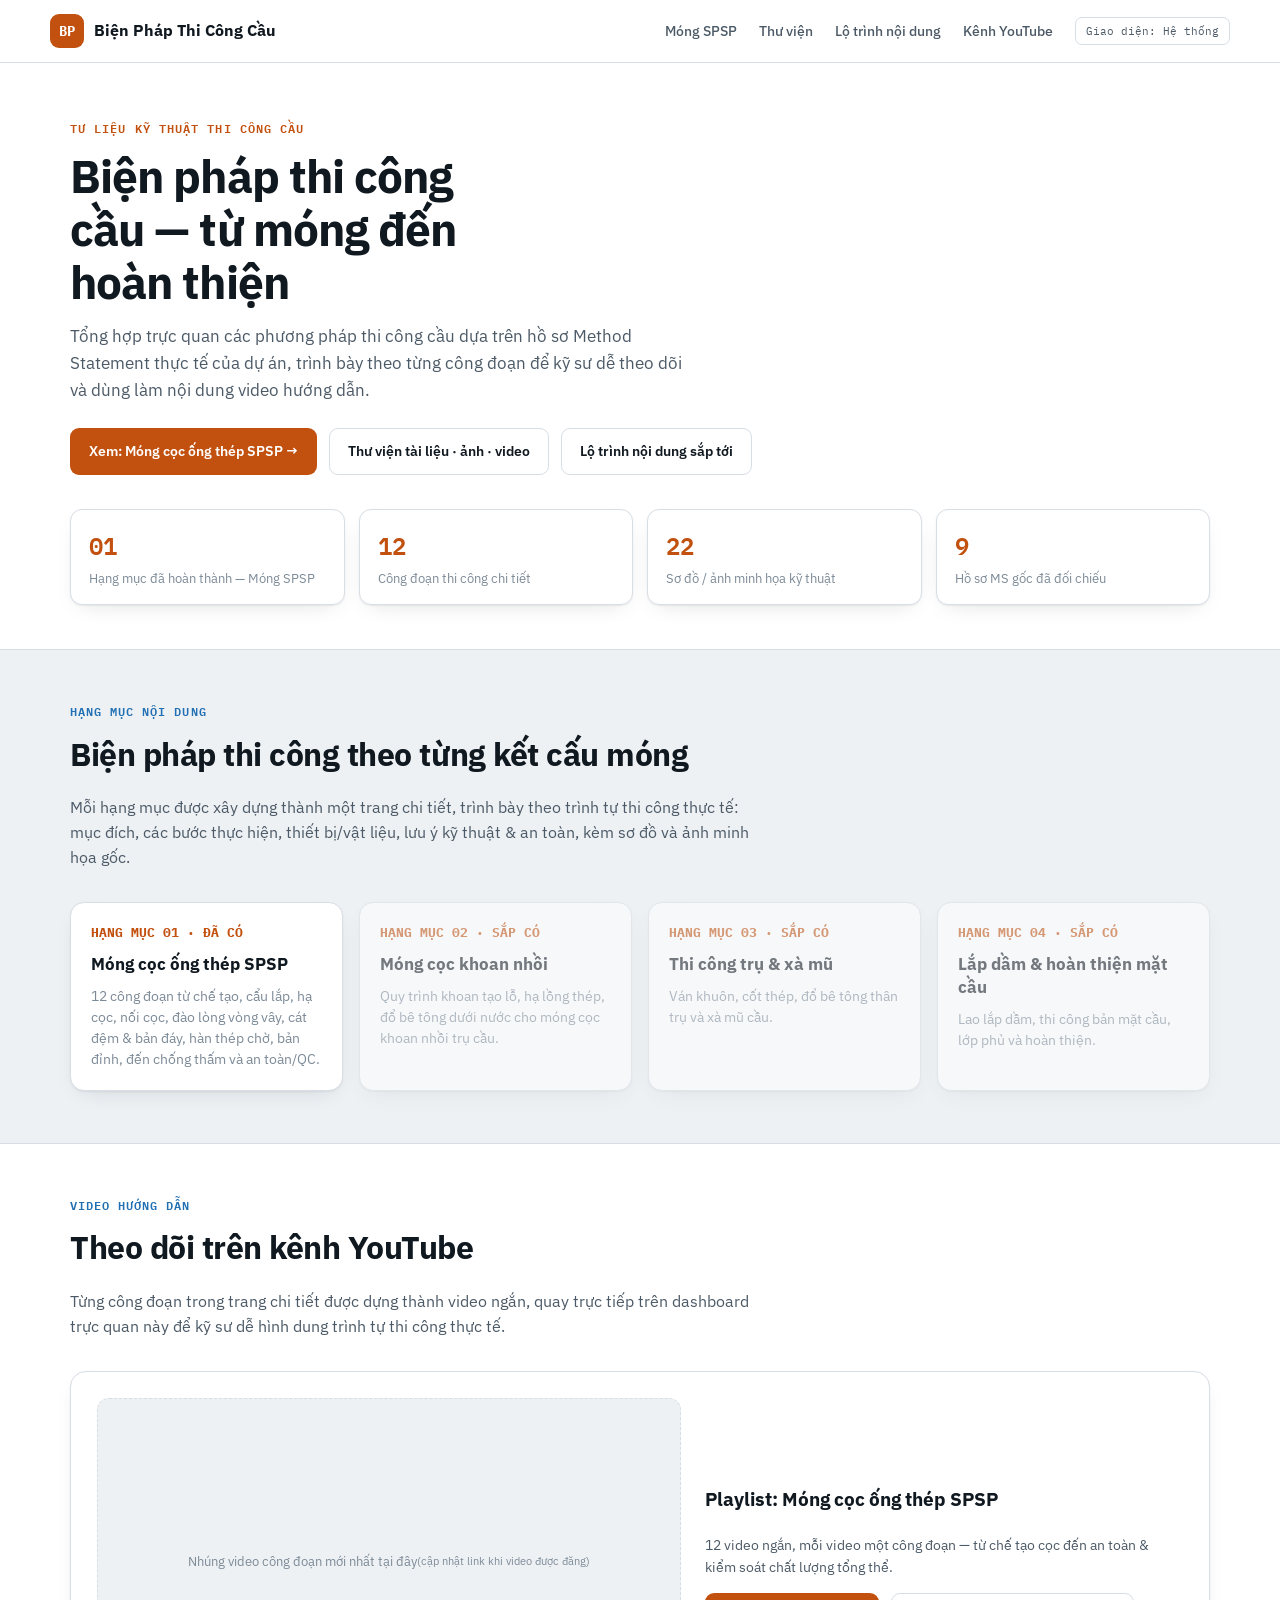
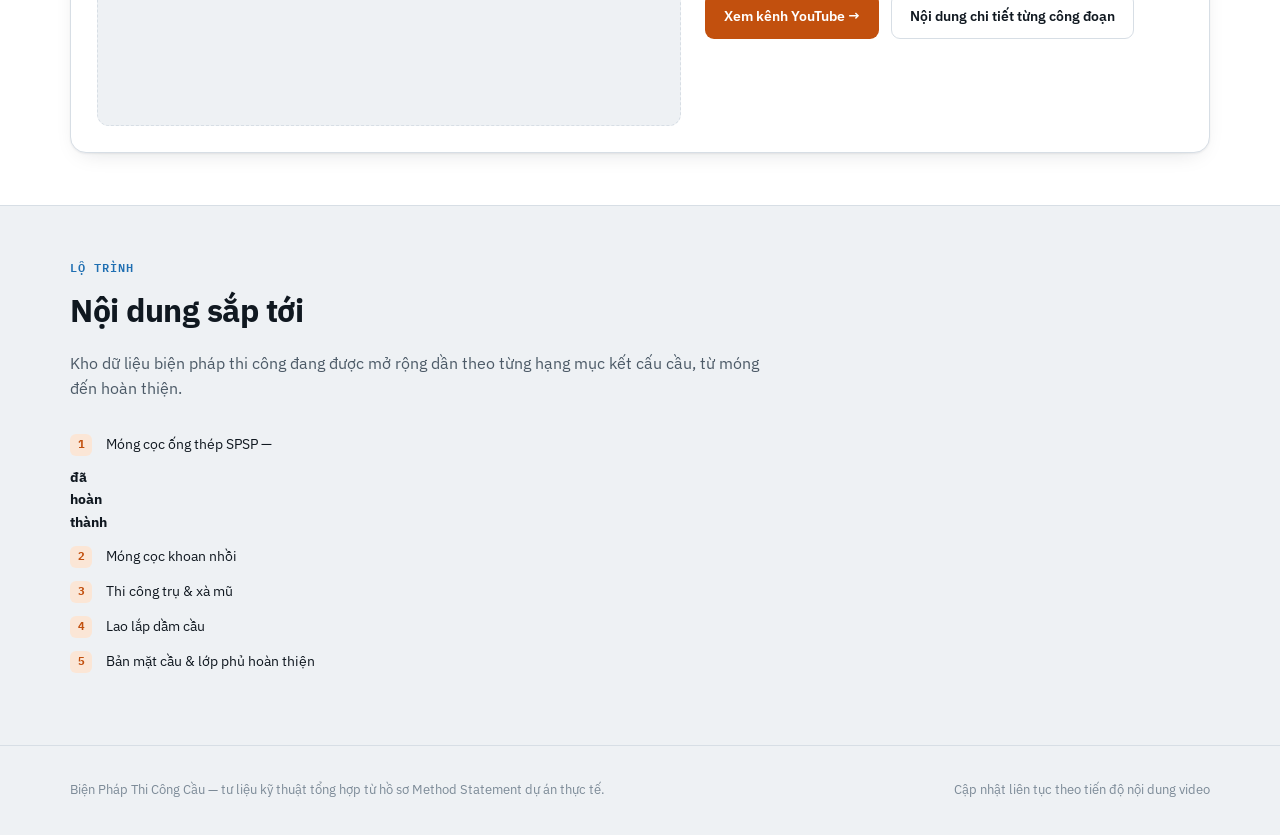
<file: index.html>
<!doctype html>
<html lang="vi">
<head>
<meta charset="utf-8">
<meta name="viewport" content="width=device-width, initial-scale=1">
<title>Biện Pháp Thi Công Cầu</title>
<meta name="description" content="Kho tư liệu biện pháp thi công cầu từ móng đến hoàn thiện — tài liệu kỹ thuật, hình ảnh minh họa, kèm video hướng dẫn theo từng công đoạn.">
<link rel="preconnect" href="https://fonts.googleapis.com">
<link rel="preconnect" href="https://fonts.gstatic.com" crossorigin>
<link href="https://fonts.googleapis.com/css2?family=IBM+Plex+Sans:wght@400;500;600;700&family=IBM+Plex+Mono:wght@400;500;600&display=swap" rel="stylesheet">
<link rel="stylesheet" href="assets/style.css">
</head>
<body>

<header class="site">
  <div class="wrap nav">
    <a class="brand" href="index.html">
      <span class="mark">BP</span>
      <span class="name">Biện Pháp Thi Công Cầu</span>
    </a>
    <nav class="nav-links">
      <a href="mong-spsp.html">Móng SPSP</a>
      <a href="thu-vien.html">Thư viện</a>
      <a href="#lo-trinh">Lộ trình nội dung</a>
      <a href="#youtube">Kênh YouTube</a>
      <button class="theme-toggle" id="themeToggle" type="button">Giao diện: Hệ thống</button>
    </nav>
  </div>
</header>

<section class="hero">
  <div class="wrap">
    <div class="kicker">Tư liệu kỹ thuật thi công cầu</div>
    <h1>Biện pháp thi công cầu — từ móng đến hoàn thiện</h1>
    <p class="lead">Tổng hợp trực quan các phương pháp thi công cầu dựa trên hồ sơ Method Statement thực tế của dự án, trình bày theo từng công đoạn để kỹ sư dễ theo dõi và dùng làm nội dung video hướng dẫn.</p>
    <div class="hero-actions">
      <a class="btn btn-primary" href="mong-spsp.html">Xem: Móng cọc ống thép SPSP →</a>
      <a class="btn btn-outline" href="thu-vien.html">Thư viện tài liệu · ảnh · video</a>
      <a class="btn btn-outline" href="#lo-trinh">Lộ trình nội dung sắp tới</a>
    </div>

    <div class="stats">
      <div class="stat"><div class="num">01</div><div class="lbl">Hạng mục đã hoàn thành — Móng SPSP</div></div>
      <div class="stat"><div class="num">12</div><div class="lbl">Công đoạn thi công chi tiết</div></div>
      <div class="stat"><div class="num">22</div><div class="lbl">Sơ đồ / ảnh minh họa kỹ thuật</div></div>
      <div class="stat"><div class="num">9</div><div class="lbl">Hồ sơ MS gốc đã đối chiếu</div></div>
    </div>
  </div>
</section>

<section id="hang-muc">
  <div class="wrap">
    <div class="section-head">
      <div class="eyebrow">Hạng mục nội dung</div>
      <h2>Biện pháp thi công theo từng kết cấu móng</h2>
      <p>Mỗi hạng mục được xây dựng thành một trang chi tiết, trình bày theo trình tự thi công thực tế: mục đích, các bước thực hiện, thiết bị/vật liệu, lưu ý kỹ thuật &amp; an toàn, kèm sơ đồ và ảnh minh họa gốc.</p>
    </div>

    <div class="stage-grid">
      <a class="stage-card" href="mong-spsp.html">
        <div class="num">HẠNG MỤC 01 · ĐÃ CÓ</div>
        <h3>Móng cọc ống thép SPSP</h3>
        <p>12 công đoạn từ chế tạo, cẩu lắp, hạ cọc, nối cọc, đào lòng vòng vây, cát đệm &amp; bản đáy, hàn thép chờ, bản đỉnh, đến chống thấm và an toàn/QC.</p>
      </a>
      <div class="stage-card" style="opacity:.55; cursor:default">
        <div class="num">HẠNG MỤC 02 · SẮP CÓ</div>
        <h3>Móng cọc khoan nhồi</h3>
        <p>Quy trình khoan tạo lỗ, hạ lồng thép, đổ bê tông dưới nước cho móng cọc khoan nhồi trụ cầu.</p>
      </div>
      <div class="stage-card" style="opacity:.55; cursor:default">
        <div class="num">HẠNG MỤC 03 · SẮP CÓ</div>
        <h3>Thi công trụ &amp; xà mũ</h3>
        <p>Ván khuôn, cốt thép, đổ bê tông thân trụ và xà mũ cầu.</p>
      </div>
      <div class="stage-card" style="opacity:.55; cursor:default">
        <div class="num">HẠNG MỤC 04 · SẮP CÓ</div>
        <h3>Lắp dầm &amp; hoàn thiện mặt cầu</h3>
        <p>Lao lắp dầm, thi công bản mặt cầu, lớp phủ và hoàn thiện.</p>
      </div>
    </div>
  </div>
</section>

<section id="youtube" style="background:var(--bg-elev); border-top:1px solid var(--line); border-bottom:1px solid var(--line)">
  <div class="wrap">
    <div class="section-head">
      <div class="eyebrow">Video hướng dẫn</div>
      <h2>Theo dõi trên kênh YouTube</h2>
      <p>Từng công đoạn trong trang chi tiết được dựng thành video ngắn, quay trực tiếp trên dashboard trực quan này để kỹ sư dễ hình dung trình tự thi công thực tế.</p>
    </div>

    <div class="video-block">
      <div class="ph">Nhúng video công đoạn mới nhất tại đây<br><small>(cập nhật link khi video được đăng)</small></div>
      <div>
        <h3 style="margin-top:0">Playlist: Móng cọc ống thép SPSP</h3>
        <p style="color:var(--ink-soft); font-size:14px">12 video ngắn, mỗi video một công đoạn — từ chế tạo cọc đến an toàn &amp; kiểm soát chất lượng tổng thể.</p>
        <a class="btn btn-primary" href="https://www.youtube.com/channel/UCiEiv6H_pTbImqkTSQ6t18Q" target="_blank" rel="noopener">Xem kênh YouTube →</a>
        <a class="btn btn-outline" href="mong-spsp.html" style="margin-left:8px">Nội dung chi tiết từng công đoạn</a>
      </div>
    </div>
  </div>
</section>

<section id="lo-trinh">
  <div class="wrap">
    <div class="section-head">
      <div class="eyebrow">Lộ trình</div>
      <h2>Nội dung sắp tới</h2>
      <p>Kho dữ liệu biện pháp thi công đang được mở rộng dần theo từng hạng mục kết cấu cầu, từ móng đến hoàn thiện.</p>
    </div>
    <ol class="steps" style="max-width:680px">
      <li>Móng cọc ống thép SPSP — <b>đã hoàn thành</b></li>
      <li>Móng cọc khoan nhồi</li>
      <li>Thi công trụ &amp; xà mũ</li>
      <li>Lao lắp dầm cầu</li>
      <li>Bản mặt cầu &amp; lớp phủ hoàn thiện</li>
    </ol>
  </div>
</section>

<footer class="site">
  <div class="wrap footer-row">
    <div>Biện Pháp Thi Công Cầu — tư liệu kỹ thuật tổng hợp từ hồ sơ Method Statement dự án thực tế.</div>
    <div>Cập nhật liên tục theo tiến độ nội dung video</div>
  </div>
</footer>

<script>
(function(){
  var root = document.documentElement;
  var btn = document.getElementById('themeToggle');
  var KEY = 'spsp_site_theme';
  function apply(t){
    if(t==='light'){ root.setAttribute('data-theme','light'); btn.textContent='Giao diện: Sáng'; }
    else if(t==='dark'){ root.setAttribute('data-theme','dark'); btn.textContent='Giao diện: Tối'; }
    else { root.removeAttribute('data-theme'); btn.textContent='Giao diện: Hệ thống'; }
  }
  var saved='system';
  try{ saved = localStorage.getItem(KEY) || 'system'; }catch(e){}
  apply(saved);
  btn.addEventListener('click', function(){
    var order=['system','light','dark'];
    var cur=0;
    try{ cur = order.indexOf(localStorage.getItem(KEY)||'system'); }catch(e){}
    var next = order[(cur+1)%order.length];
    apply(next);
    try{ localStorage.setItem(KEY, next); }catch(e){}
  });
})();
</script>
</body>
</html>
</file>
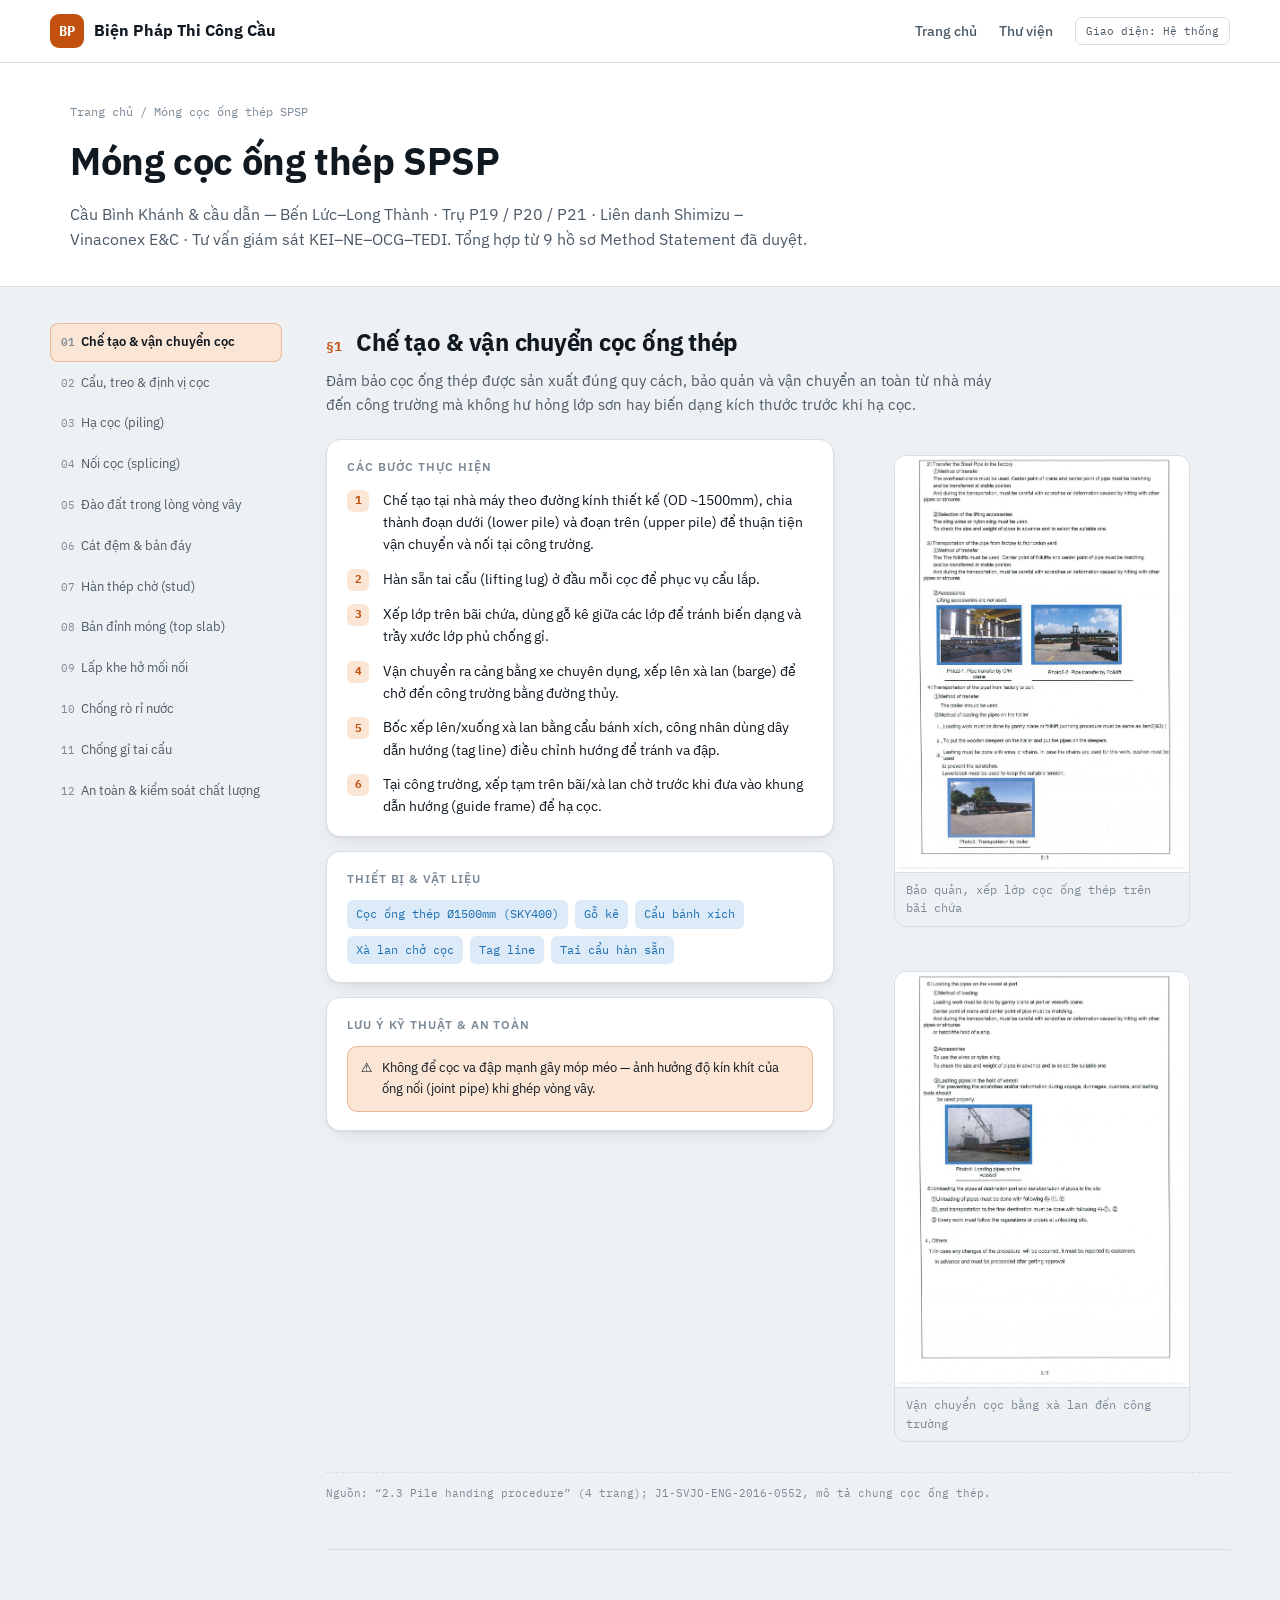
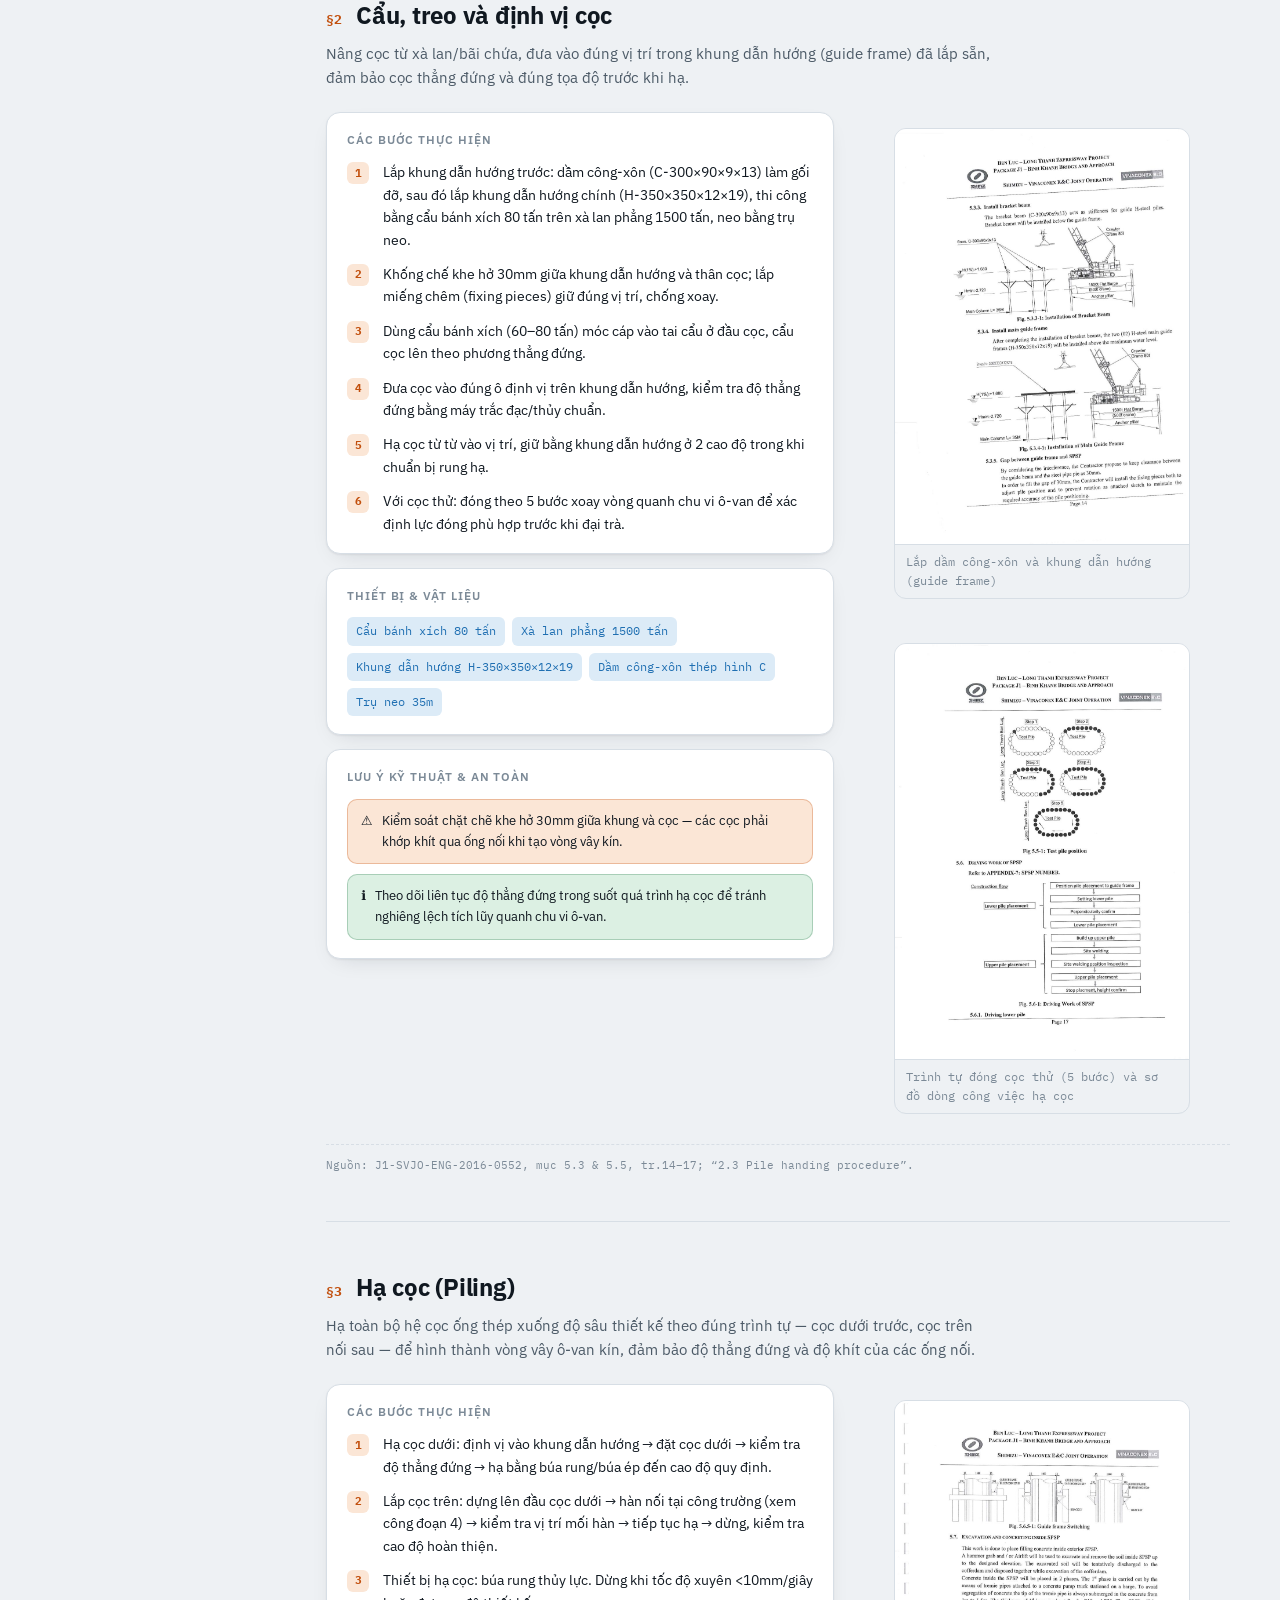
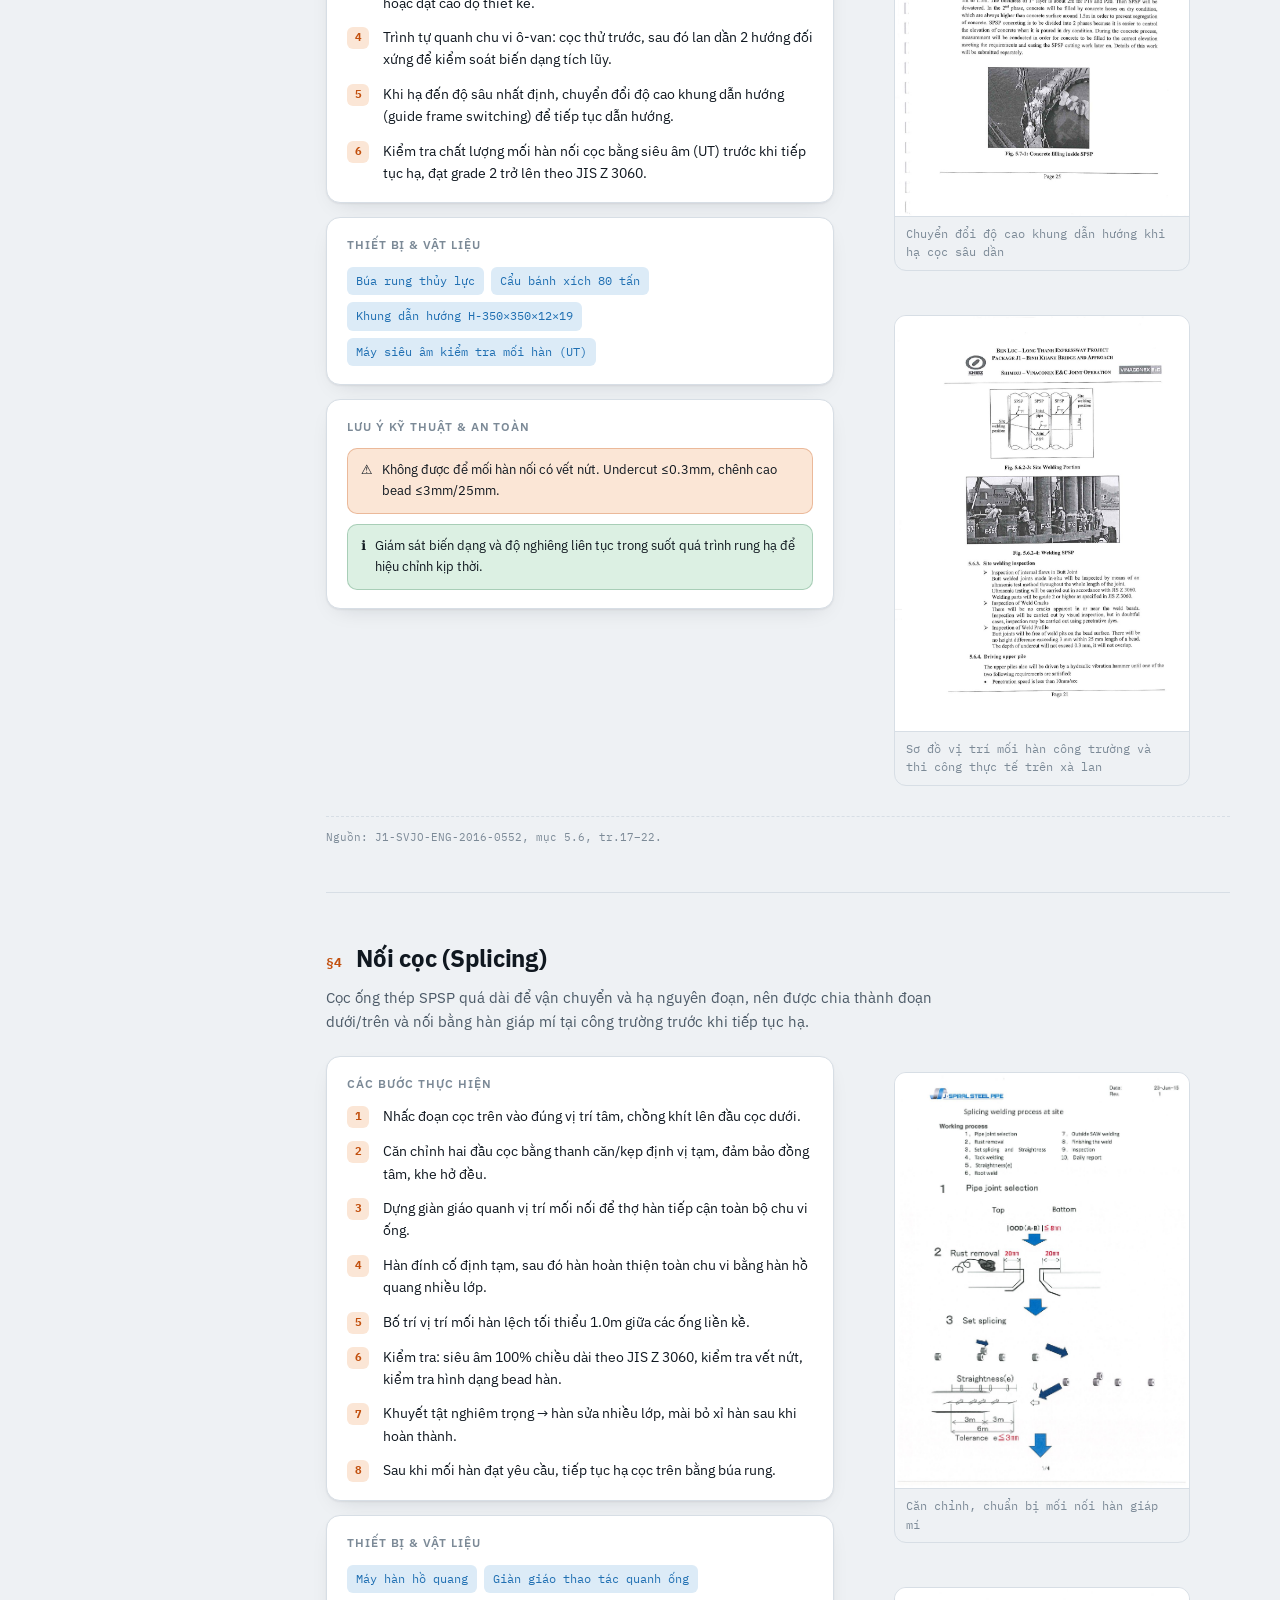
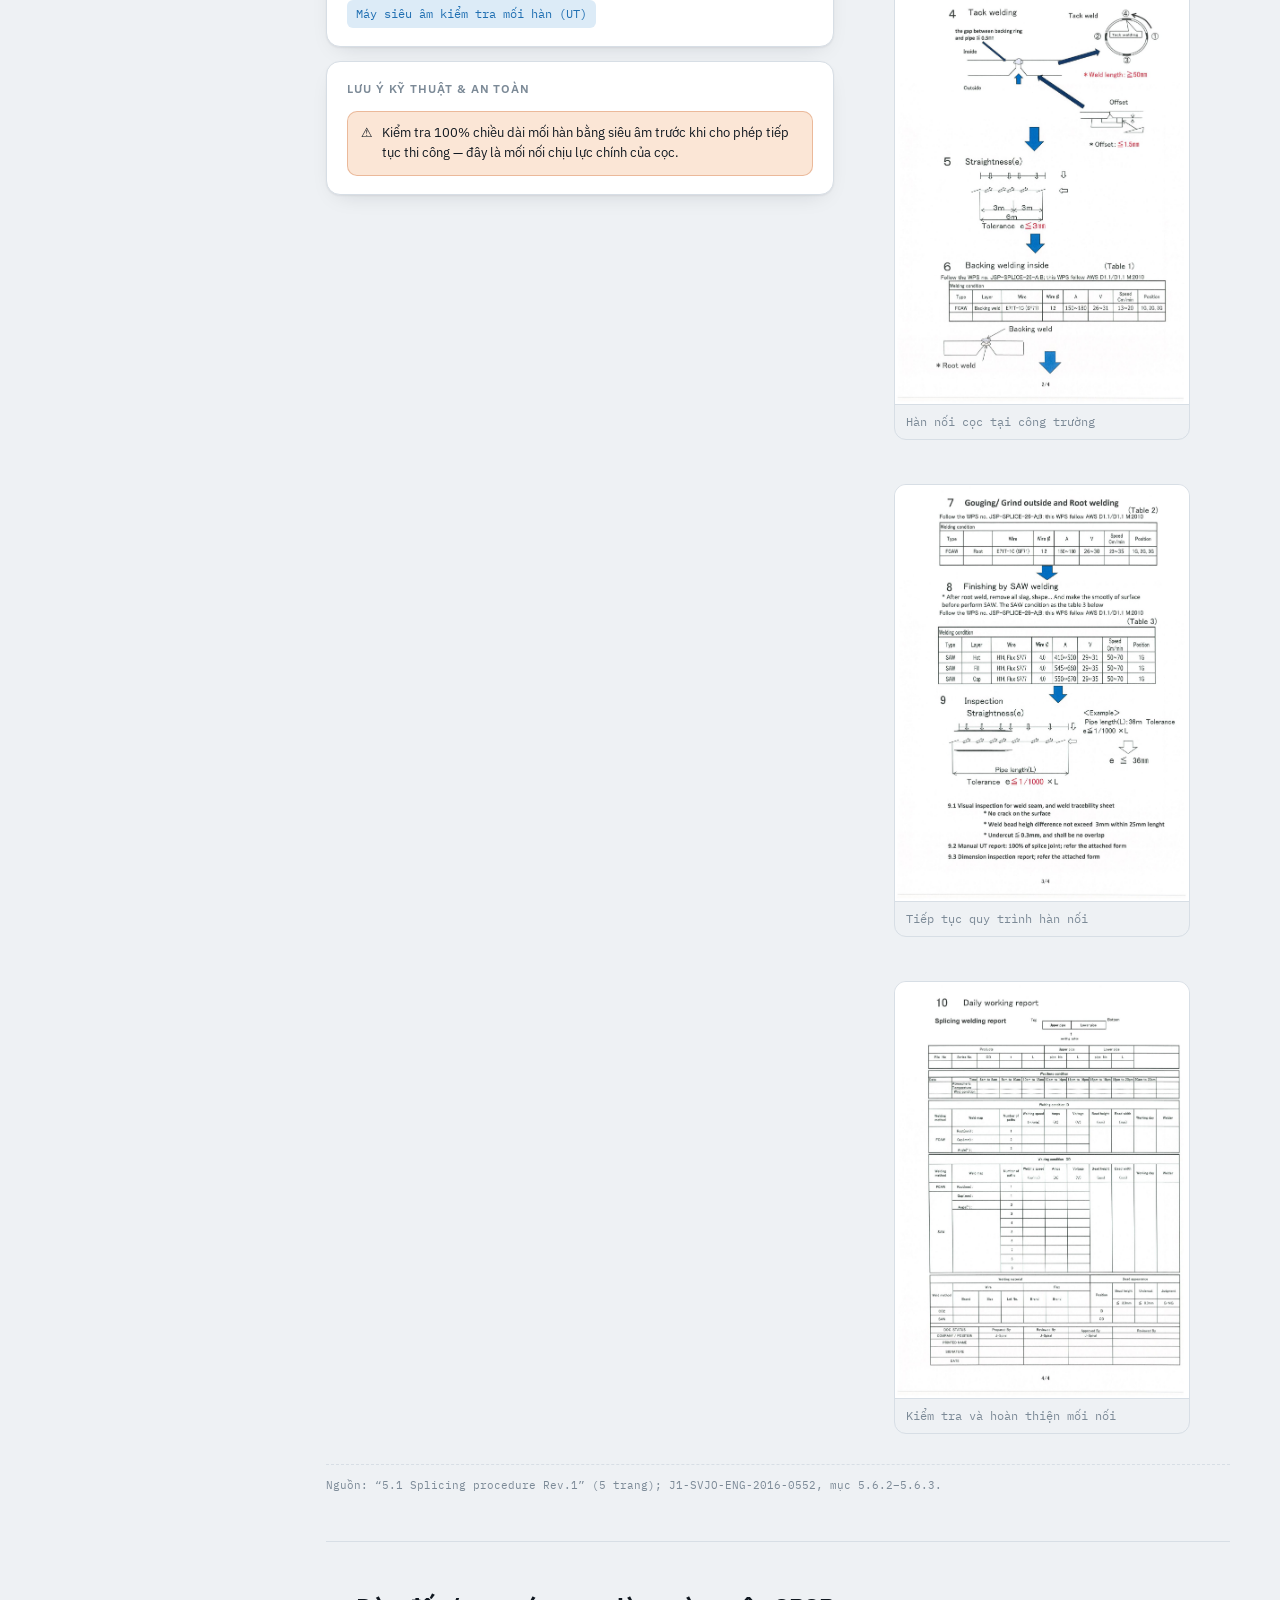
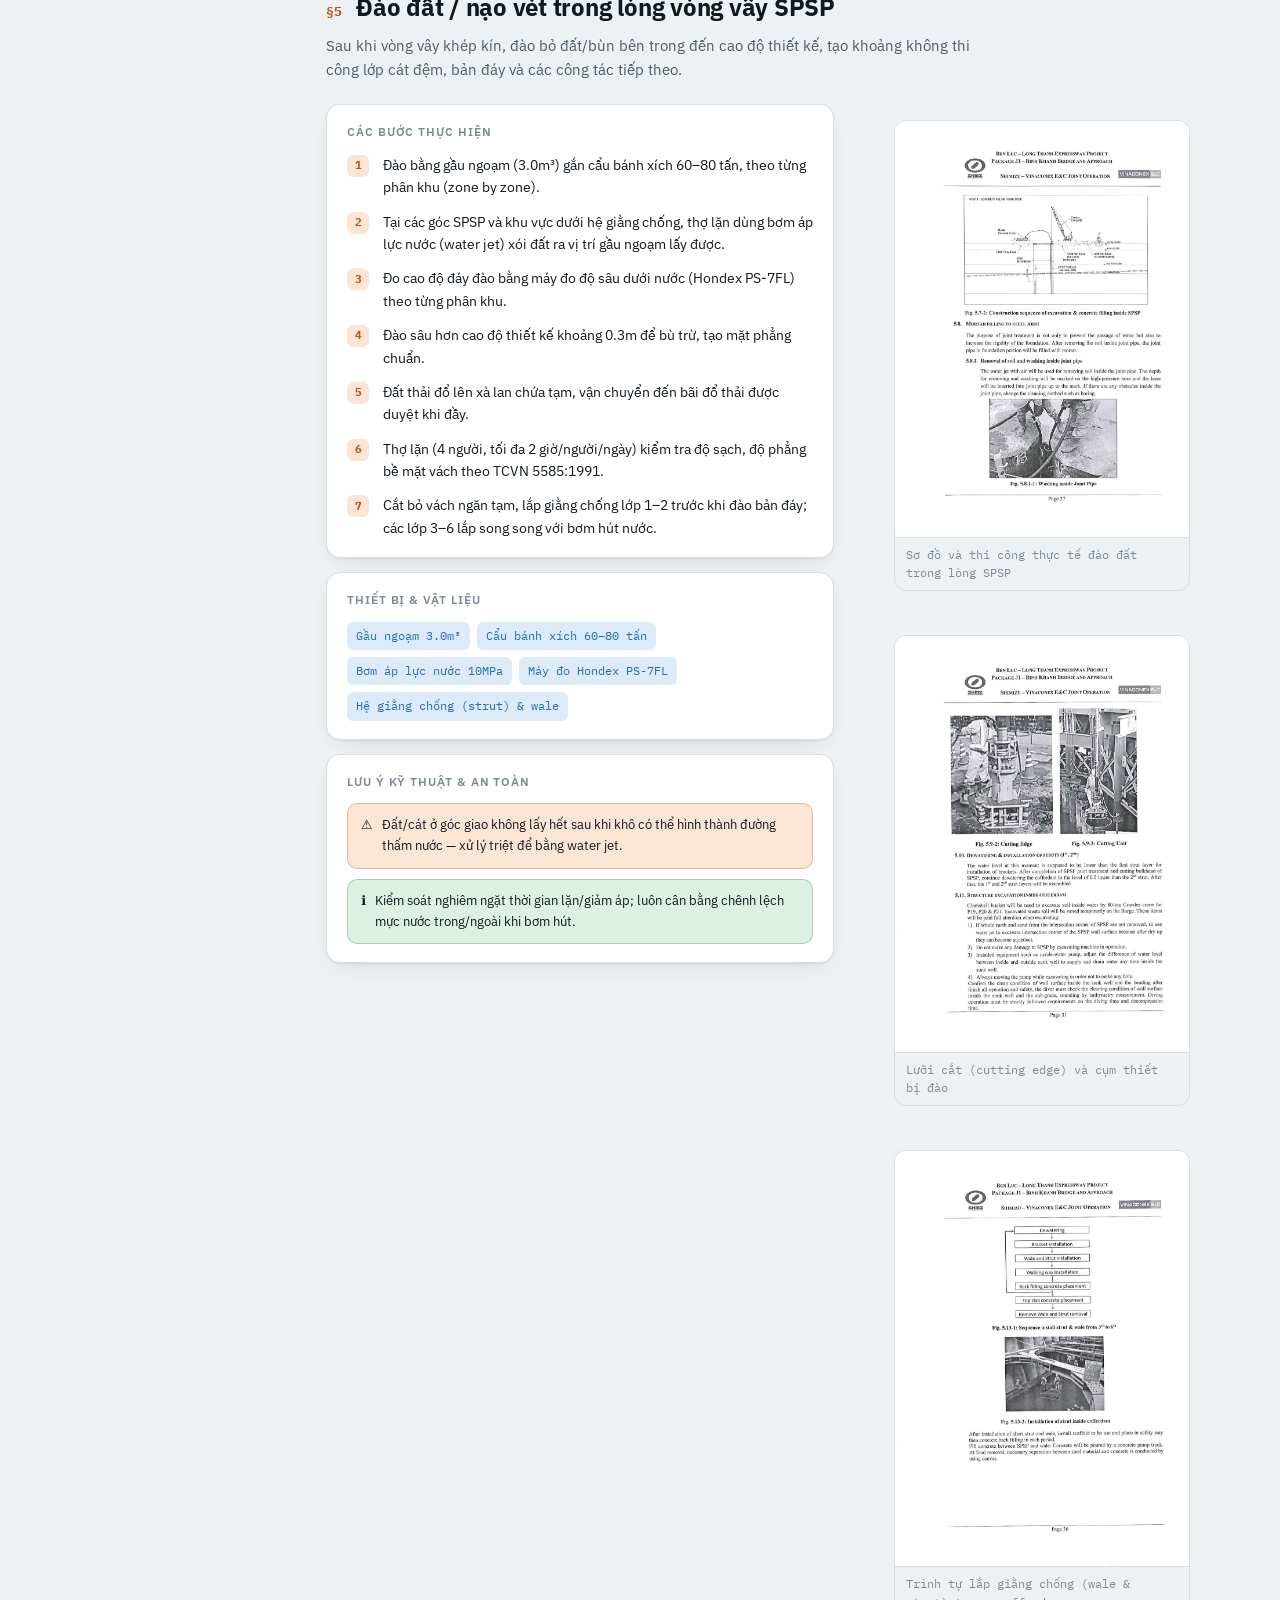
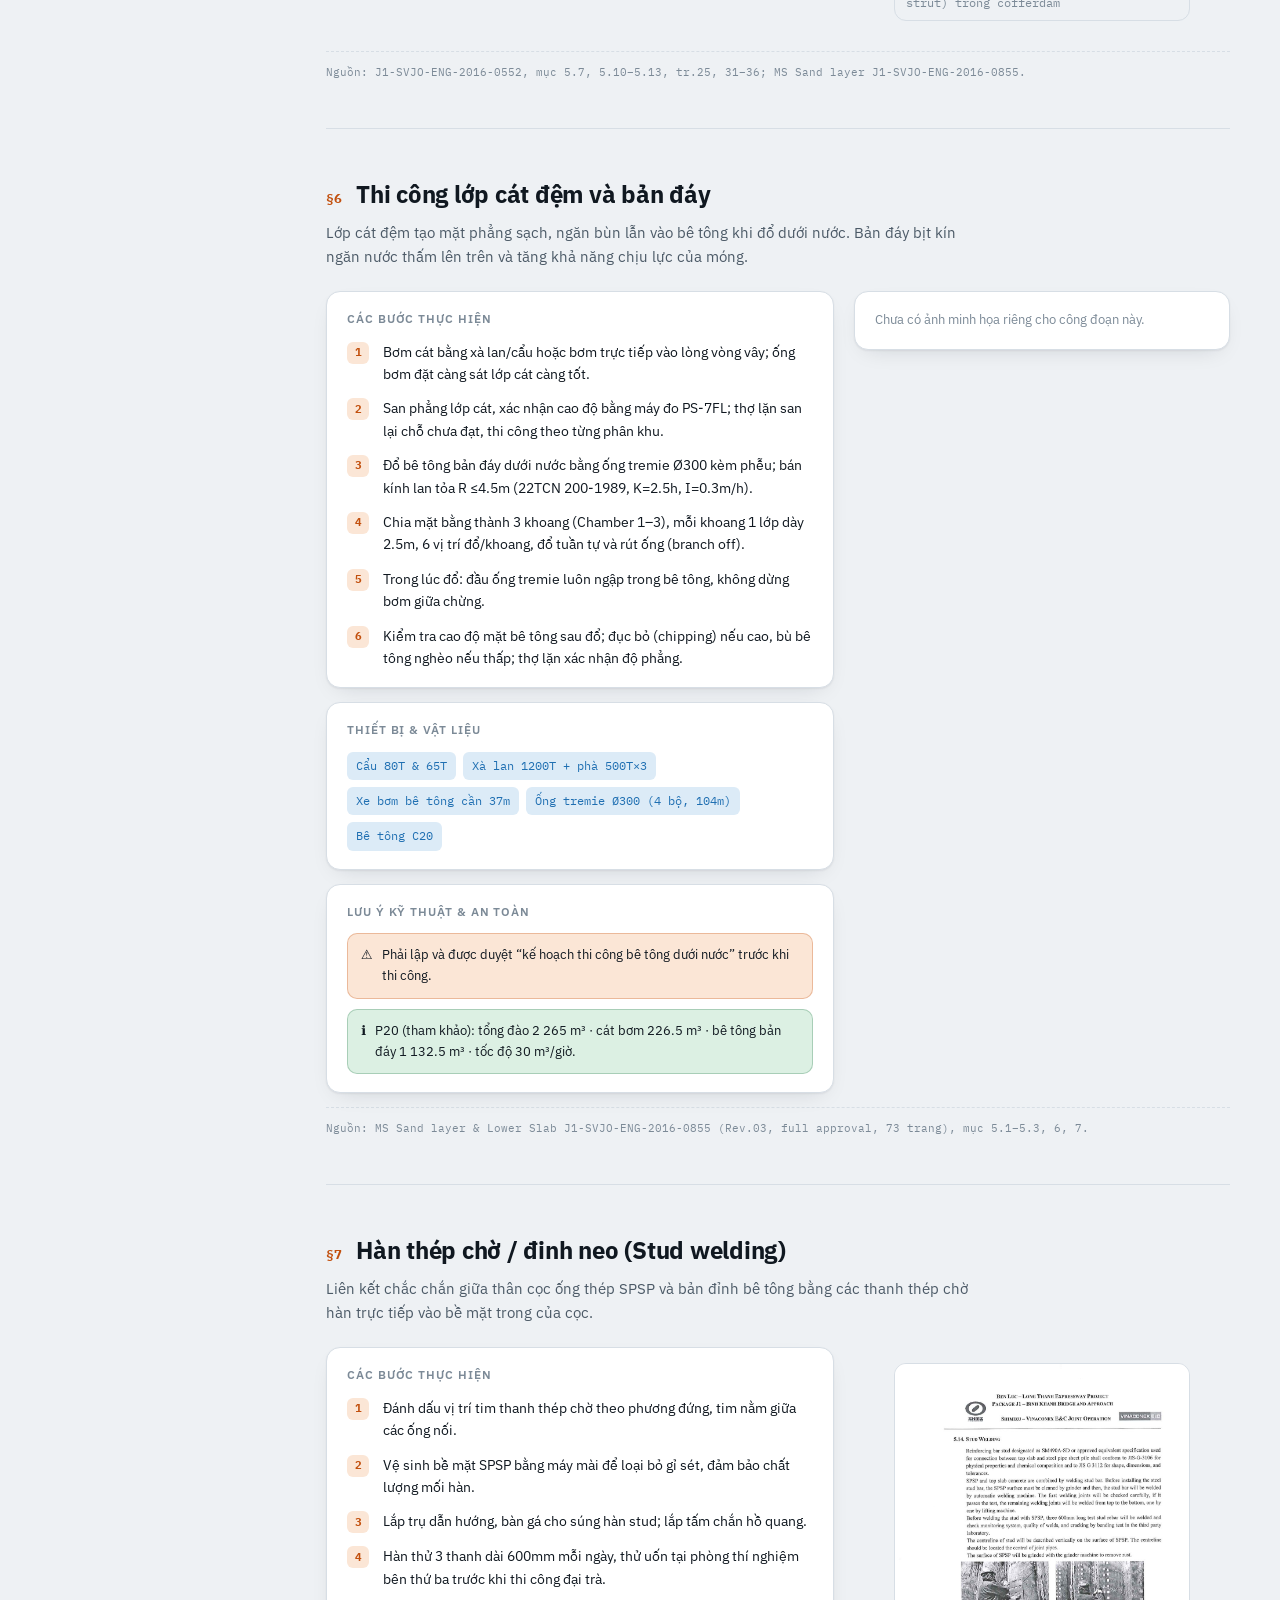
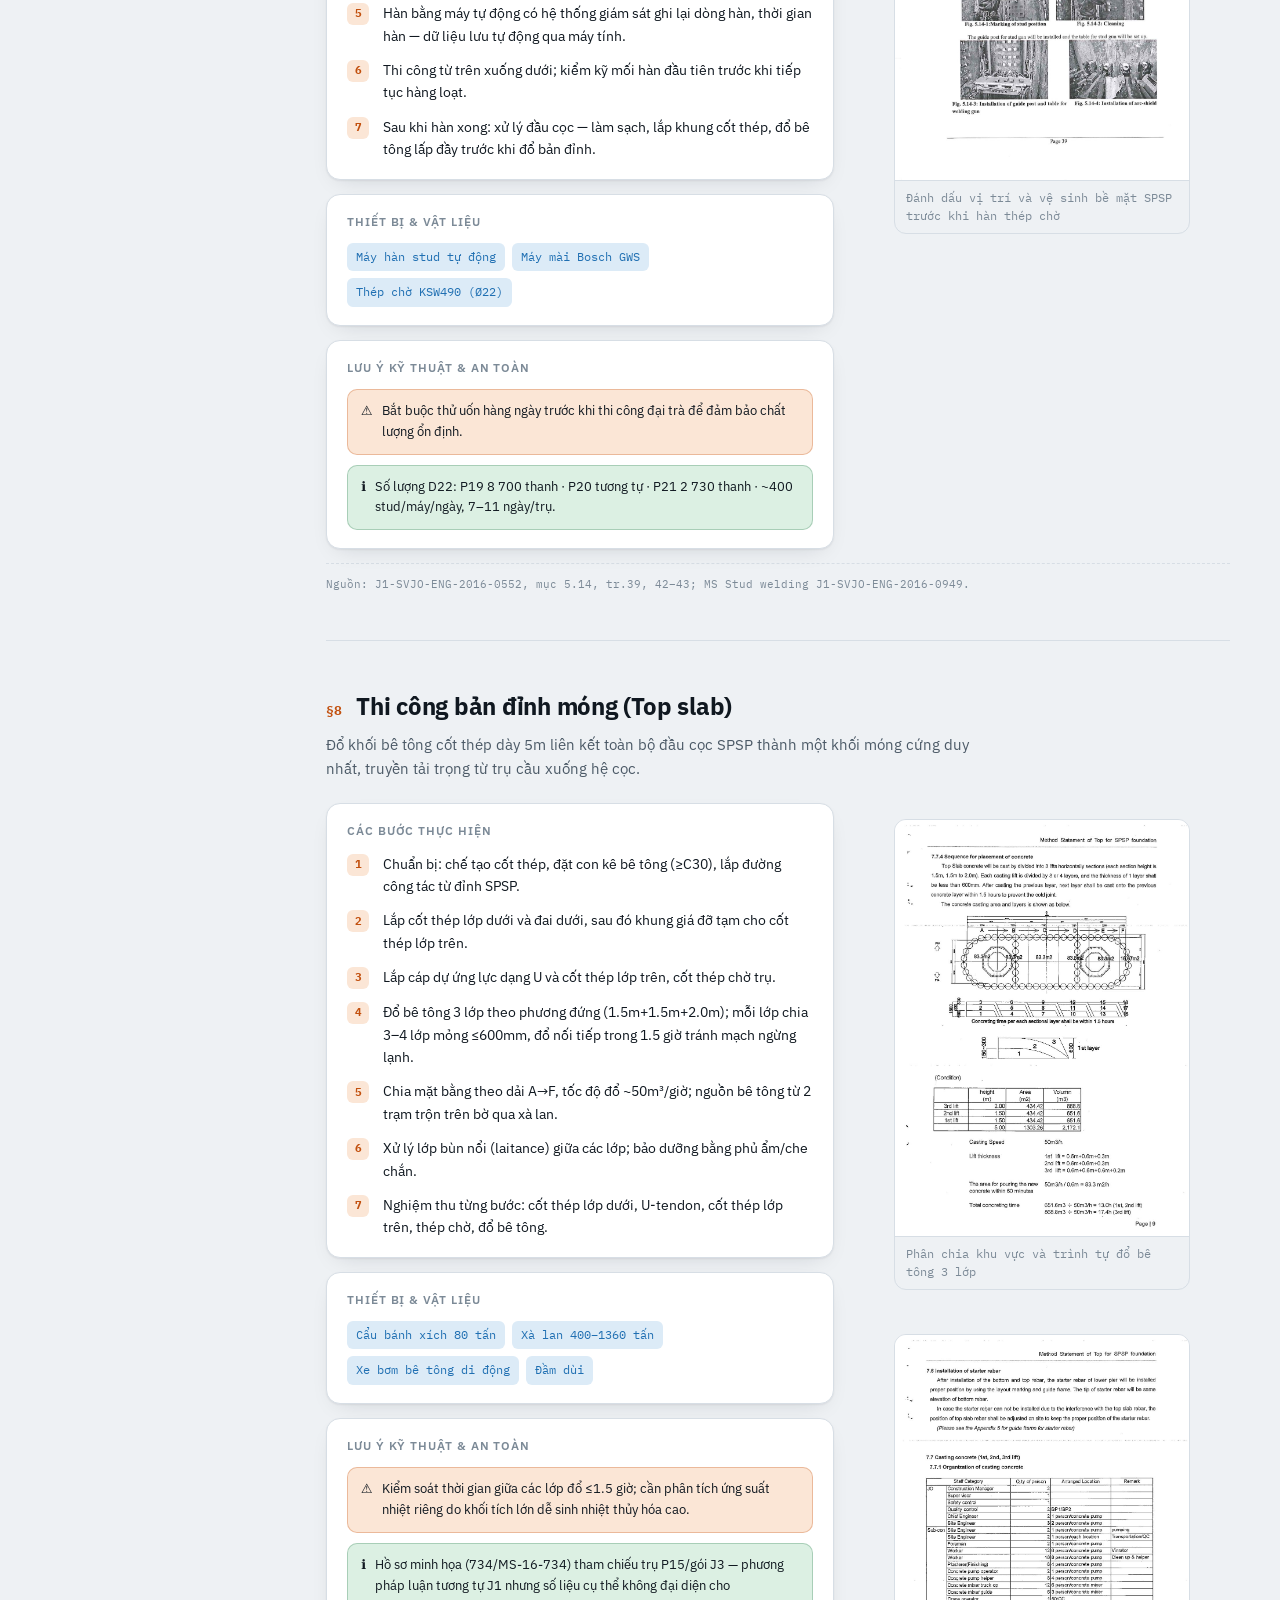
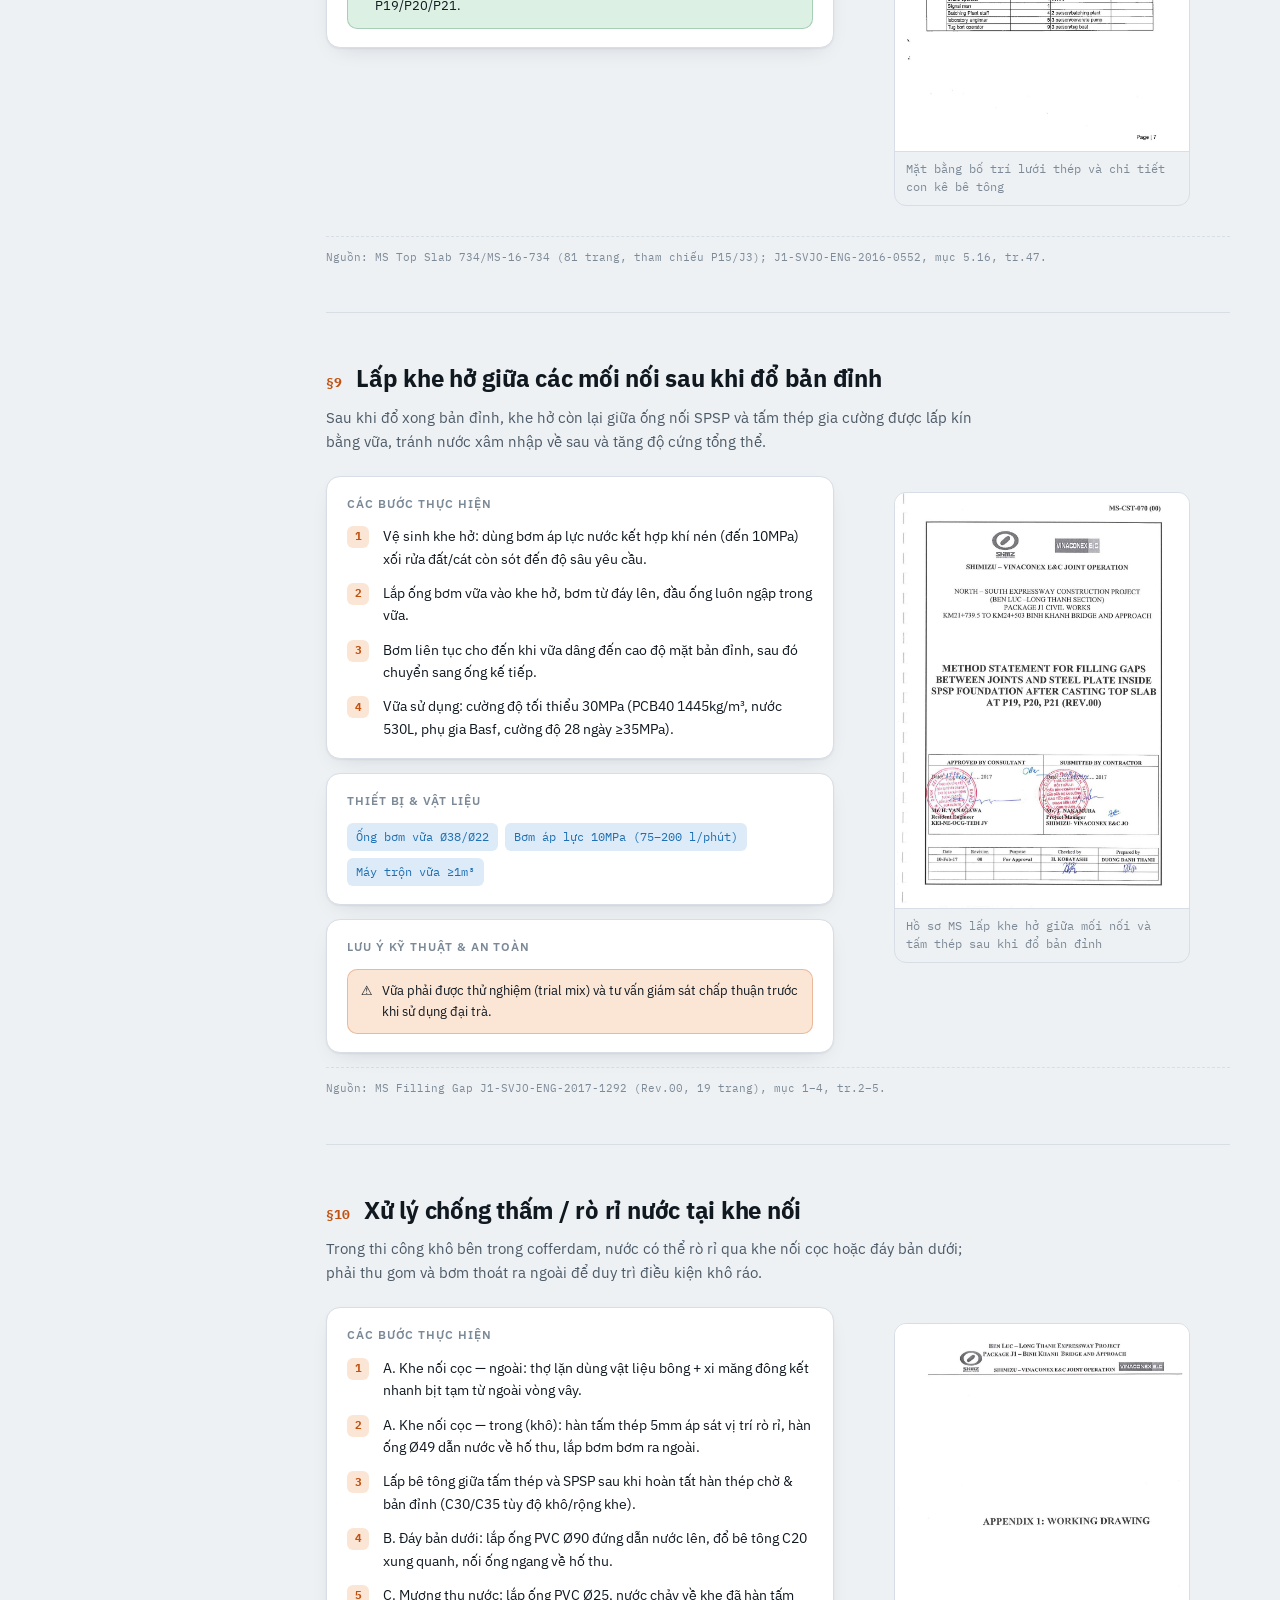
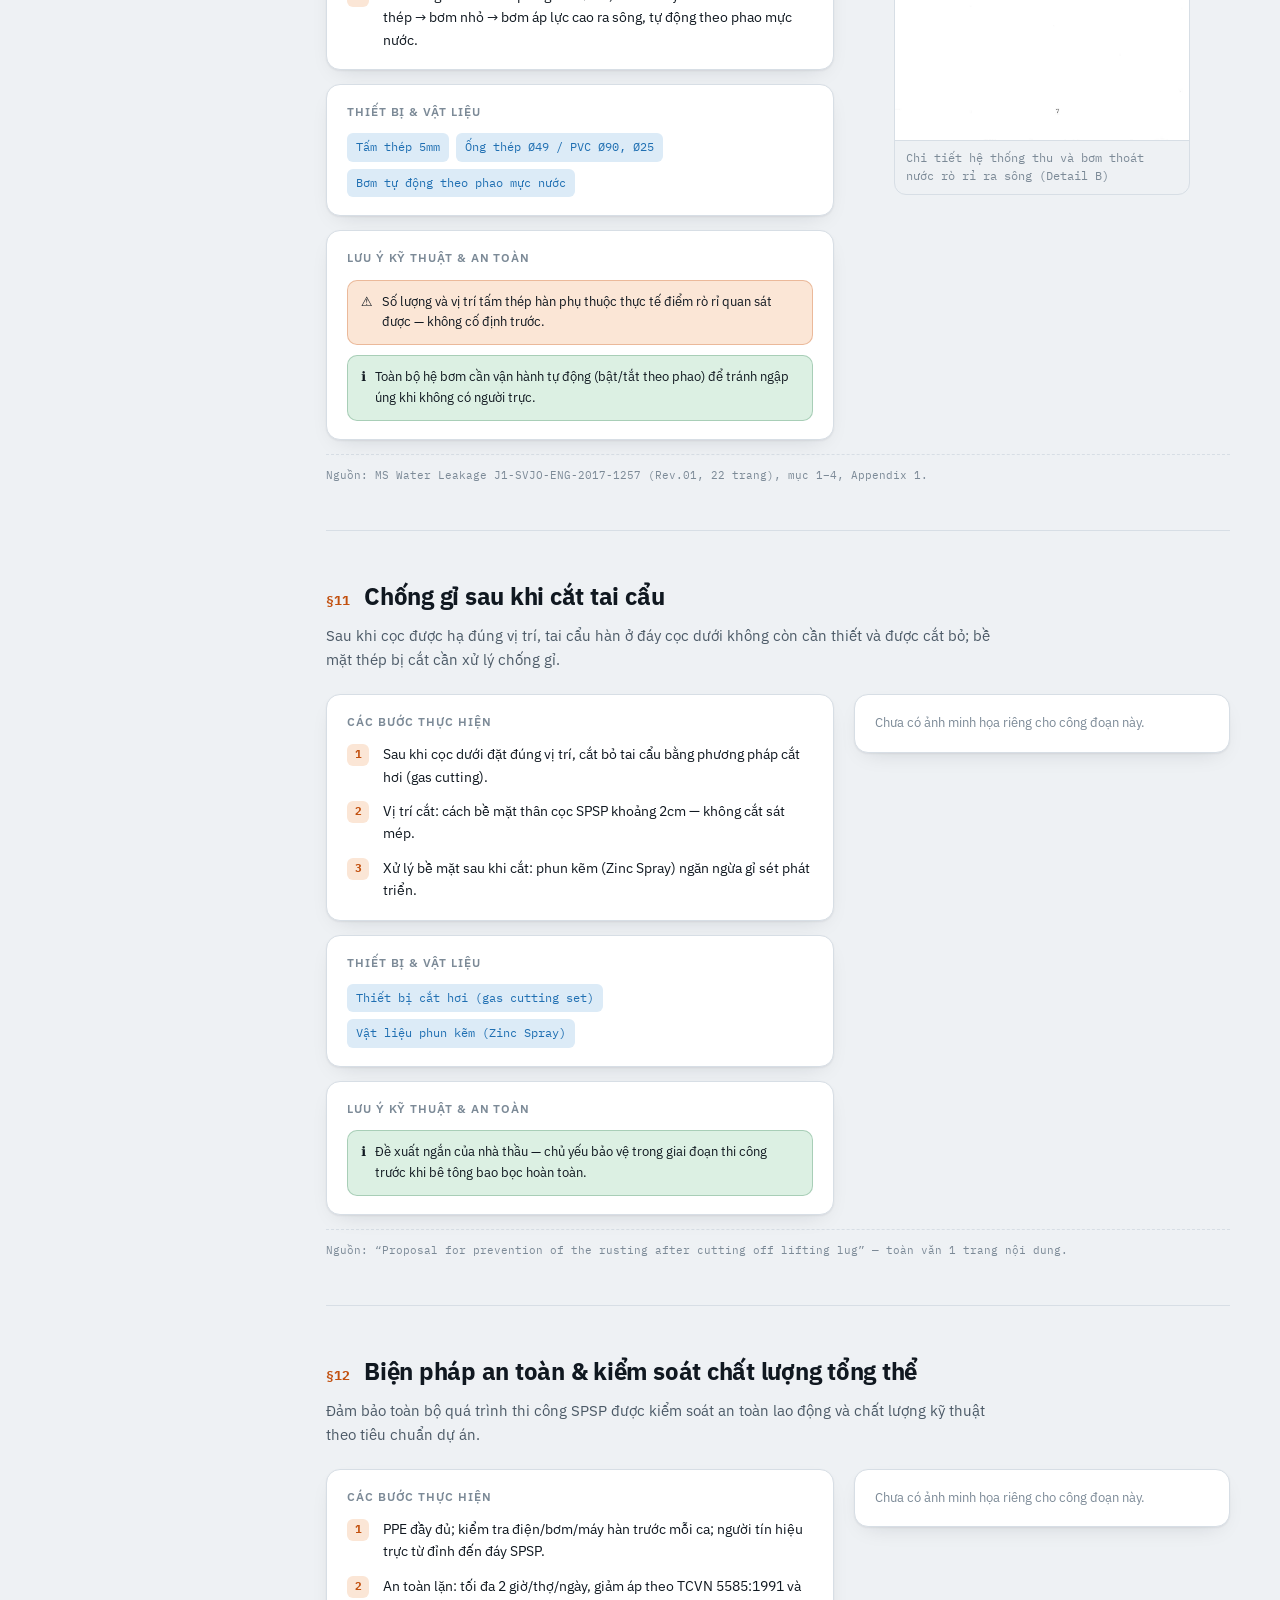
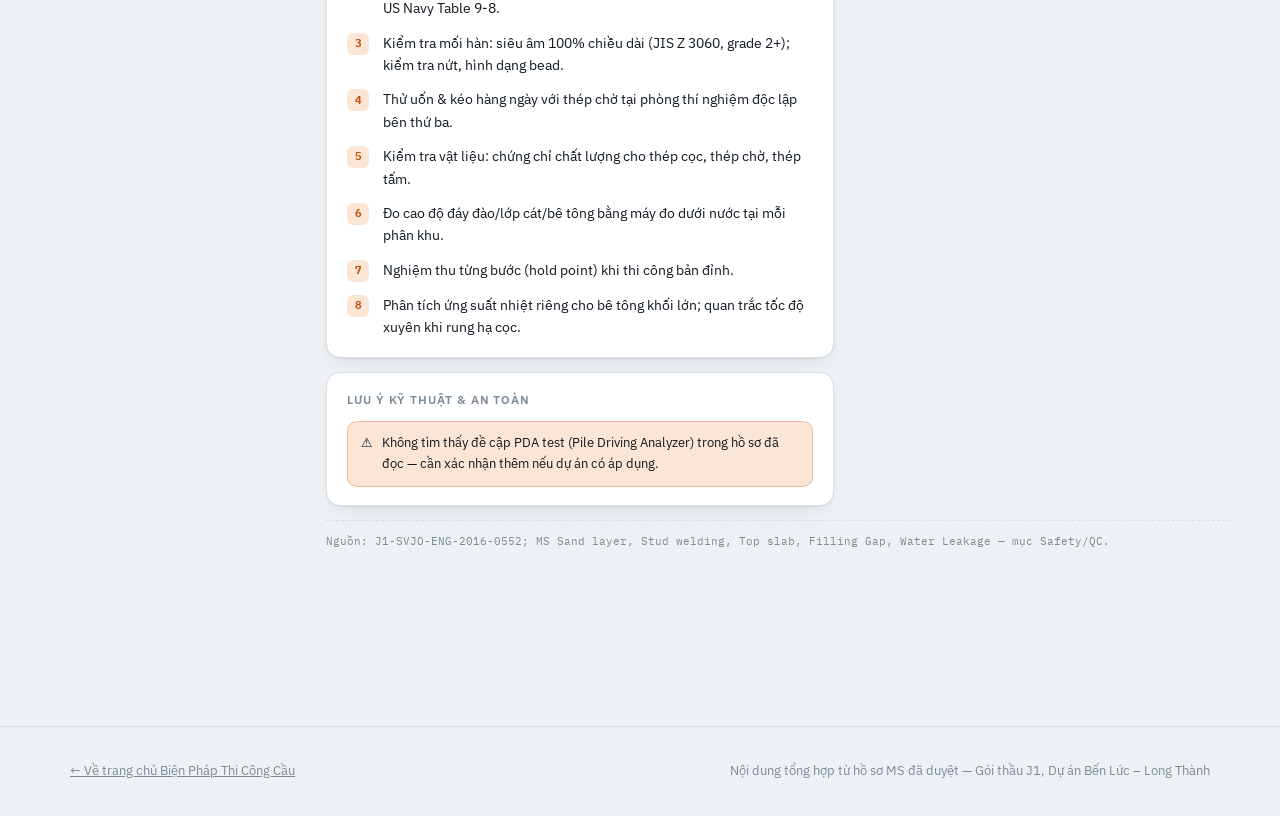
<file: mong-spsp.html>
<!doctype html>
<html lang="vi">
<head>
<meta charset="utf-8">
<meta name="viewport" content="width=device-width, initial-scale=1">
<title>Móng SPSP — Biện Pháp Thi Công Cầu</title>
<meta name="description" content="12 công đoạn thi công móng cọc ống thép SPSP: chế tạo, hạ cọc, nối cọc, đào lòng vòng vây, cát đệm & bản đáy, hàn thép chờ, bản đỉnh, chống thấm, an toàn & QC.">
<link rel="preconnect" href="https://fonts.googleapis.com">
<link rel="preconnect" href="https://fonts.gstatic.com" crossorigin>
<link href="https://fonts.googleapis.com/css2?family=IBM+Plex+Sans:wght@400;500;600;700&family=IBM+Plex+Mono:wght@400;500;600&display=swap" rel="stylesheet">
<link rel="stylesheet" href="assets/style.css">
</head>
<body>

<header class="site">
  <div class="wrap nav">
    <a class="brand" href="index.html">
      <span class="mark">BP</span>
      <span class="name">Biện Pháp Thi Công Cầu</span>
    </a>
    <nav class="nav-links">
      <a href="index.html">Trang chủ</a>
      <a href="thu-vien.html">Thư viện</a>
      <button class="theme-toggle" id="themeToggle" type="button">Giao diện: Hệ thống</button>
    </nav>
  </div>
</header>

<section class="stage-hero">
  <div class="wrap">
    <div class="crumb"><a href="index.html">Trang chủ</a> / Móng cọc ống thép SPSP</div>
    <h1 style="font-size:clamp(26px,4vw,38px);margin:0 0 10px;font-weight:700;letter-spacing:-.01em">Móng cọc ống thép SPSP</h1>
    <p style="color:var(--ink-soft);max-width:74ch;font-size:15.5px;margin:0 0 26px">
      Cầu Bình Khánh &amp; cầu dẫn — Bến Lức–Long Thành · Trụ P19 / P20 / P21 · Liên danh Shimizu – Vinaconex E&amp;C ·
      Tư vấn giám sát KEI–NE–OCG–TEDI. Tổng hợp từ 9 hồ sơ Method Statement đã duyệt.
    </p>
  </div>
</section>

<div class="wrap content-layout">
  <nav class="toc" id="toc"><a href="#s1" data-target="s1"><span class="n">01</span>Chế tạo &amp; vận chuyển cọc</a><a href="#s2" data-target="s2"><span class="n">02</span>Cẩu, treo &amp; định vị cọc</a><a href="#s3" data-target="s3"><span class="n">03</span>Hạ cọc (piling)</a><a href="#s4" data-target="s4"><span class="n">04</span>Nối cọc (splicing)</a><a href="#s5" data-target="s5"><span class="n">05</span>Đào đất trong lòng vòng vây</a><a href="#s6" data-target="s6"><span class="n">06</span>Cát đệm &amp; bản đáy</a><a href="#s7" data-target="s7"><span class="n">07</span>Hàn thép chờ (stud)</a><a href="#s8" data-target="s8"><span class="n">08</span>Bản đỉnh móng (top slab)</a><a href="#s9" data-target="s9"><span class="n">09</span>Lấp khe hở mối nối</a><a href="#s10" data-target="s10"><span class="n">10</span>Chống rò rỉ nước</a><a href="#s11" data-target="s11"><span class="n">11</span>Chống gỉ tai cẩu</a><a href="#s12" data-target="s12"><span class="n">12</span>An toàn &amp; kiểm soát chất lượng</a></nav>
  <div>
    
  <article class="stage-block" id="s1">
    <div class="stage-block-head"><span class="idx">§1</span><h2>Chế tạo &amp; vận chuyển cọc ống thép</h2></div>
    <p class="stage-purpose">Đảm bảo cọc ống thép được sản xuất đúng quy cách, bảo quản và vận chuyển an toàn từ nhà máy đến công trường mà không hư hỏng lớp sơn hay biến dạng kích thước trước khi hạ cọc.</p>
    <div class="grid2">
      <div>
        <div class="card"><h4>Các bước thực hiện</h4><ol class="steps"><li>Chế tạo tại nhà máy theo đường kính thiết kế (OD ~1500mm), chia thành đoạn dưới (lower pile) và đoạn trên (upper pile) để thuận tiện vận chuyển và nối tại công trường.</li><li>Hàn sẵn tai cẩu (lifting lug) ở đầu mỗi cọc để phục vụ cẩu lắp.</li><li>Xếp lớp trên bãi chứa, dùng gỗ kê giữa các lớp để tránh biến dạng và trầy xước lớp phủ chống gỉ.</li><li>Vận chuyển ra cảng bằng xe chuyên dụng, xếp lên xà lan (barge) để chở đến công trường bằng đường thủy.</li><li>Bốc xếp lên/xuống xà lan bằng cẩu bánh xích, công nhân dùng dây dẫn hướng (tag line) điều chỉnh hướng để tránh va đập.</li><li>Tại công trường, xếp tạm trên bãi/xà lan chờ trước khi đưa vào khung dẫn hướng (guide frame) để hạ cọc.</li></ol></div>
        <div class="card"><h4>Thiết bị &amp; vật liệu</h4><div class="tag-row"><span class="tag">Cọc ống thép Ø1500mm (SKY400)</span><span class="tag">Gỗ kê</span><span class="tag">Cẩu bánh xích</span><span class="tag">Xà lan chở cọc</span><span class="tag">Tag line</span><span class="tag">Tai cẩu hàn sẵn</span></div></div>
        <div class="card"><h4>Lưu ý kỹ thuật &amp; an toàn</h4><div style="display:flex;flex-direction:column;gap:10px"><div class="note"><b>⚠</b><span>Không để cọc va đập mạnh gây móp méo — ảnh hưởng độ kín khít của ống nối (joint pipe) khi ghép vòng vây.</span></div></div></div>
      </div>
      <div><div class="fig-stack"><figure class="figure"><img src="images/21_bao_quan_luutru_coc_thep.jpg" alt="Bảo quản, xếp lớp cọc ống thép trên bãi chứa" loading="lazy"><figcaption>Bảo quản, xếp lớp cọc ống thép trên bãi chứa</figcaption></figure><figure class="figure"><img src="images/22_van_chuyen_coc_bang_xalan.jpg" alt="Vận chuyển cọc bằng xà lan đến công trường" loading="lazy"><figcaption>Vận chuyển cọc bằng xà lan đến công trường</figcaption></figure></div></div>
    </div>
    <div class="src-line">Nguồn: “2.3 Pile handing procedure” (4 trang); J1-SVJO-ENG-2016-0552, mô tả chung cọc ống thép.</div>
  </article>
  
  <article class="stage-block" id="s2">
    <div class="stage-block-head"><span class="idx">§2</span><h2>Cẩu, treo và định vị cọc</h2></div>
    <p class="stage-purpose">Nâng cọc từ xà lan/bãi chứa, đưa vào đúng vị trí trong khung dẫn hướng (guide frame) đã lắp sẵn, đảm bảo cọc thẳng đứng và đúng tọa độ trước khi hạ.</p>
    <div class="grid2">
      <div>
        <div class="card"><h4>Các bước thực hiện</h4><ol class="steps"><li>Lắp khung dẫn hướng trước: dầm công-xôn (C-300×90×9×13) làm gối đỡ, sau đó lắp khung dẫn hướng chính (H-350×350×12×19), thi công bằng cẩu bánh xích 80 tấn trên xà lan phẳng 1500 tấn, neo bằng trụ neo.</li><li>Khống chế khe hở 30mm giữa khung dẫn hướng và thân cọc; lắp miếng chêm (fixing pieces) giữ đúng vị trí, chống xoay.</li><li>Dùng cẩu bánh xích (60–80 tấn) móc cáp vào tai cẩu ở đầu cọc, cẩu cọc lên theo phương thẳng đứng.</li><li>Đưa cọc vào đúng ô định vị trên khung dẫn hướng, kiểm tra độ thẳng đứng bằng máy trắc đạc/thủy chuẩn.</li><li>Hạ cọc từ từ vào vị trí, giữ bằng khung dẫn hướng ở 2 cao độ trong khi chuẩn bị rung hạ.</li><li>Với cọc thử: đóng theo 5 bước xoay vòng quanh chu vi ô-van để xác định lực đóng phù hợp trước khi đại trà.</li></ol></div>
        <div class="card"><h4>Thiết bị &amp; vật liệu</h4><div class="tag-row"><span class="tag">Cẩu bánh xích 80 tấn</span><span class="tag">Xà lan phẳng 1500 tấn</span><span class="tag">Khung dẫn hướng H-350×350×12×19</span><span class="tag">Dầm công-xôn thép hình C</span><span class="tag">Trụ neo 35m</span></div></div>
        <div class="card"><h4>Lưu ý kỹ thuật &amp; an toàn</h4><div style="display:flex;flex-direction:column;gap:10px"><div class="note"><b>⚠</b><span>Kiểm soát chặt chẽ khe hở 30mm giữa khung và cọc — các cọc phải khớp khít qua ống nối khi tạo vòng vây kín.</span></div><div class="note ok"><b>ℹ</b><span>Theo dõi liên tục độ thẳng đứng trong suốt quá trình hạ cọc để tránh nghiêng lệch tích lũy quanh chu vi ô-van.</span></div></div></div>
      </div>
      <div><div class="fig-stack"><figure class="figure"><img src="images/06_lap_guide_frame_dinhvi_coc.jpg" alt="Lắp dầm công-xôn và khung dẫn hướng (guide frame)" loading="lazy"><figcaption>Lắp dầm công-xôn và khung dẫn hướng (guide frame)</figcaption></figure><figure class="figure"><img src="images/07_thutu_thi_coc_thu_va_luuluong.jpg" alt="Trình tự đóng cọc thử (5 bước) và sơ đồ dòng công việc hạ cọc" loading="lazy"><figcaption>Trình tự đóng cọc thử (5 bước) và sơ đồ dòng công việc hạ cọc</figcaption></figure></div></div>
    </div>
    <div class="src-line">Nguồn: J1-SVJO-ENG-2016-0552, mục 5.3 &amp; 5.5, tr.14–17; “2.3 Pile handing procedure”.</div>
  </article>
  
  <article class="stage-block" id="s3">
    <div class="stage-block-head"><span class="idx">§3</span><h2>Hạ cọc (Piling)</h2></div>
    <p class="stage-purpose">Hạ toàn bộ hệ cọc ống thép xuống độ sâu thiết kế theo đúng trình tự — cọc dưới trước, cọc trên nối sau — để hình thành vòng vây ô-van kín, đảm bảo độ thẳng đứng và độ khít của các ống nối.</p>
    <div class="grid2">
      <div>
        <div class="card"><h4>Các bước thực hiện</h4><ol class="steps"><li>Hạ cọc dưới: định vị vào khung dẫn hướng → đặt cọc dưới → kiểm tra độ thẳng đứng → hạ bằng búa rung/búa ép đến cao độ quy định.</li><li>Lắp cọc trên: dựng lên đầu cọc dưới → hàn nối tại công trường (xem công đoạn 4) → kiểm tra vị trí mối hàn → tiếp tục hạ → dừng, kiểm tra cao độ hoàn thiện.</li><li>Thiết bị hạ cọc: búa rung thủy lực. Dừng khi tốc độ xuyên &lt;10mm/giây hoặc đạt cao độ thiết kế.</li><li>Trình tự quanh chu vi ô-van: cọc thử trước, sau đó lan dần 2 hướng đối xứng để kiểm soát biến dạng tích lũy.</li><li>Khi hạ đến độ sâu nhất định, chuyển đổi độ cao khung dẫn hướng (guide frame switching) để tiếp tục dẫn hướng.</li><li>Kiểm tra chất lượng mối hàn nối cọc bằng siêu âm (UT) trước khi tiếp tục hạ, đạt grade 2 trở lên theo JIS Z 3060.</li></ol></div>
        <div class="card"><h4>Thiết bị &amp; vật liệu</h4><div class="tag-row"><span class="tag">Búa rung thủy lực</span><span class="tag">Cẩu bánh xích 80 tấn</span><span class="tag">Khung dẫn hướng H-350×350×12×19</span><span class="tag">Máy siêu âm kiểm tra mối hàn (UT)</span></div></div>
        <div class="card"><h4>Lưu ý kỹ thuật &amp; an toàn</h4><div style="display:flex;flex-direction:column;gap:10px"><div class="note"><b>⚠</b><span>Không được để mối hàn nối có vết nứt. Undercut ≤0.3mm, chênh cao bead ≤3mm/25mm.</span></div><div class="note ok"><b>ℹ</b><span>Giám sát biến dạng và độ nghiêng liên tục trong suốt quá trình rung hạ để hiệu chỉnh kịp thời.</span></div></div></div>
      </div>
      <div><div class="fig-stack"><figure class="figure"><img src="images/09_chuyendoi_khunghuong_giuacoc.jpg" alt="Chuyển đổi độ cao khung dẫn hướng khi hạ cọc sâu dần" loading="lazy"><figcaption>Chuyển đổi độ cao khung dẫn hướng khi hạ cọc sâu dần</figcaption></figure><figure class="figure"><img src="images/08_hasitecoc_thuctehientruong.jpg" alt="Sơ đồ vị trí mối hàn công trường và thi công thực tế trên xà lan" loading="lazy"><figcaption>Sơ đồ vị trí mối hàn công trường và thi công thực tế trên xà lan</figcaption></figure></div></div>
    </div>
    <div class="src-line">Nguồn: J1-SVJO-ENG-2016-0552, mục 5.6, tr.17–22.</div>
  </article>
  
  <article class="stage-block" id="s4">
    <div class="stage-block-head"><span class="idx">§4</span><h2>Nối cọc (Splicing)</h2></div>
    <p class="stage-purpose">Cọc ống thép SPSP quá dài để vận chuyển và hạ nguyên đoạn, nên được chia thành đoạn dưới/trên và nối bằng hàn giáp mí tại công trường trước khi tiếp tục hạ.</p>
    <div class="grid2">
      <div>
        <div class="card"><h4>Các bước thực hiện</h4><ol class="steps"><li>Nhấc đoạn cọc trên vào đúng vị trí tâm, chồng khít lên đầu cọc dưới.</li><li>Căn chỉnh hai đầu cọc bằng thanh căn/kẹp định vị tạm, đảm bảo đồng tâm, khe hở đều.</li><li>Dựng giàn giáo quanh vị trí mối nối để thợ hàn tiếp cận toàn bộ chu vi ống.</li><li>Hàn đính cố định tạm, sau đó hàn hoàn thiện toàn chu vi bằng hàn hồ quang nhiều lớp.</li><li>Bố trí vị trí mối hàn lệch tối thiểu 1.0m giữa các ống liền kề.</li><li>Kiểm tra: siêu âm 100% chiều dài theo JIS Z 3060, kiểm tra vết nứt, kiểm tra hình dạng bead hàn.</li><li>Khuyết tật nghiêm trọng → hàn sửa nhiều lớp, mài bỏ xỉ hàn sau khi hoàn thành.</li><li>Sau khi mối hàn đạt yêu cầu, tiếp tục hạ cọc trên bằng búa rung.</li></ol></div>
        <div class="card"><h4>Thiết bị &amp; vật liệu</h4><div class="tag-row"><span class="tag">Máy hàn hồ quang</span><span class="tag">Giàn giáo thao tác quanh ống</span><span class="tag">Máy siêu âm kiểm tra mối hàn (UT)</span></div></div>
        <div class="card"><h4>Lưu ý kỹ thuật &amp; an toàn</h4><div style="display:flex;flex-direction:column;gap:10px"><div class="note"><b>⚠</b><span>Kiểm tra 100% chiều dài mối hàn bằng siêu âm trước khi cho phép tiếp tục thi công — đây là mối nối chịu lực chính của cọc.</span></div></div></div>
      </div>
      <div><div class="fig-stack"><figure class="figure"><img src="images/04_quytrinh_noi_coc_hangang_1.jpg" alt="Căn chỉnh, chuẩn bị mối nối hàn giáp mí" loading="lazy"><figcaption>Căn chỉnh, chuẩn bị mối nối hàn giáp mí</figcaption></figure><figure class="figure"><img src="images/05_quytrinh_noi_coc_hangang_2.jpg" alt="Hàn nối cọc tại công trường" loading="lazy"><figcaption>Hàn nối cọc tại công trường</figcaption></figure><figure class="figure"><img src="images/19_quytrinh_noi_coc_hangang_3.jpg" alt="Tiếp tục quy trình hàn nối" loading="lazy"><figcaption>Tiếp tục quy trình hàn nối</figcaption></figure><figure class="figure"><img src="images/20_quytrinh_noi_coc_hangang_4.jpg" alt="Kiểm tra và hoàn thiện mối nối" loading="lazy"><figcaption>Kiểm tra và hoàn thiện mối nối</figcaption></figure></div></div>
    </div>
    <div class="src-line">Nguồn: “5.1 Splicing procedure Rev.1” (5 trang); J1-SVJO-ENG-2016-0552, mục 5.6.2–5.6.3.</div>
  </article>
  
  <article class="stage-block" id="s5">
    <div class="stage-block-head"><span class="idx">§5</span><h2>Đào đất / nạo vét trong lòng vòng vây SPSP</h2></div>
    <p class="stage-purpose">Sau khi vòng vây khép kín, đào bỏ đất/bùn bên trong đến cao độ thiết kế, tạo khoảng không thi công lớp cát đệm, bản đáy và các công tác tiếp theo.</p>
    <div class="grid2">
      <div>
        <div class="card"><h4>Các bước thực hiện</h4><ol class="steps"><li>Đào bằng gầu ngoạm (3.0m³) gắn cẩu bánh xích 60–80 tấn, theo từng phân khu (zone by zone).</li><li>Tại các góc SPSP và khu vực dưới hệ giằng chống, thợ lặn dùng bơm áp lực nước (water jet) xói đất ra vị trí gầu ngoạm lấy được.</li><li>Đo cao độ đáy đào bằng máy đo độ sâu dưới nước (Hondex PS-7FL) theo từng phân khu.</li><li>Đào sâu hơn cao độ thiết kế khoảng 0.3m để bù trừ, tạo mặt phẳng chuẩn.</li><li>Đất thải đổ lên xà lan chứa tạm, vận chuyển đến bãi đổ thải được duyệt khi đầy.</li><li>Thợ lặn (4 người, tối đa 2 giờ/người/ngày) kiểm tra độ sạch, độ phẳng bề mặt vách theo TCVN 5585:1991.</li><li>Cắt bỏ vách ngăn tạm, lắp giằng chống lớp 1–2 trước khi đào bản đáy; các lớp 3–6 lắp song song với bơm hút nước.</li></ol></div>
        <div class="card"><h4>Thiết bị &amp; vật liệu</h4><div class="tag-row"><span class="tag">Gầu ngoạm 3.0m³</span><span class="tag">Cẩu bánh xích 60–80 tấn</span><span class="tag">Bơm áp lực nước 10MPa</span><span class="tag">Máy đo Hondex PS-7FL</span><span class="tag">Hệ giằng chống (strut) &amp; wale</span></div></div>
        <div class="card"><h4>Lưu ý kỹ thuật &amp; an toàn</h4><div style="display:flex;flex-direction:column;gap:10px"><div class="note"><b>⚠</b><span>Đất/cát ở góc giao không lấy hết sau khi khô có thể hình thành đường thấm nước — xử lý triệt để bằng water jet.</span></div><div class="note ok"><b>ℹ</b><span>Kiểm soát nghiêm ngặt thời gian lặn/giảm áp; luôn cân bằng chênh lệch mực nước trong/ngoài khi bơm hút.</span></div></div></div>
      </div>
      <div><div class="fig-stack"><figure class="figure"><img src="images/10_thutu_dao_va_do_betong_trong_long_spsp.jpg" alt="Sơ đồ và thi công thực tế đào đất trong lòng SPSP" loading="lazy"><figcaption>Sơ đồ và thi công thực tế đào đất trong lòng SPSP</figcaption></figure><figure class="figure"><img src="images/11_thietbi_dao_cattingedge_hientruong.jpg" alt="Lưỡi cắt (cutting edge) và cụm thiết bị đào" loading="lazy"><figcaption>Lưỡi cắt (cutting edge) và cụm thiết bị đào</figcaption></figure><figure class="figure"><img src="images/12_lap_dat_thanhchong_giangchong_cofferdam.jpg" alt="Trình tự lắp giằng chống (wale &amp; strut) trong cofferdam" loading="lazy"><figcaption>Trình tự lắp giằng chống (wale &amp; strut) trong cofferdam</figcaption></figure></div></div>
    </div>
    <div class="src-line">Nguồn: J1-SVJO-ENG-2016-0552, mục 5.7, 5.10–5.13, tr.25, 31–36; MS Sand layer J1-SVJO-ENG-2016-0855.</div>
  </article>
  
  <article class="stage-block" id="s6">
    <div class="stage-block-head"><span class="idx">§6</span><h2>Thi công lớp cát đệm và bản đáy</h2></div>
    <p class="stage-purpose">Lớp cát đệm tạo mặt phẳng sạch, ngăn bùn lẫn vào bê tông khi đổ dưới nước. Bản đáy bịt kín ngăn nước thấm lên trên và tăng khả năng chịu lực của móng.</p>
    <div class="grid2">
      <div>
        <div class="card"><h4>Các bước thực hiện</h4><ol class="steps"><li>Bơm cát bằng xà lan/cẩu hoặc bơm trực tiếp vào lòng vòng vây; ống bơm đặt càng sát lớp cát càng tốt.</li><li>San phẳng lớp cát, xác nhận cao độ bằng máy đo PS-7FL; thợ lặn san lại chỗ chưa đạt, thi công theo từng phân khu.</li><li>Đổ bê tông bản đáy dưới nước bằng ống tremie Ø300 kèm phễu; bán kính lan tỏa R ≤4.5m (22TCN 200-1989, K=2.5h, I=0.3m/h).</li><li>Chia mặt bằng thành 3 khoang (Chamber 1–3), mỗi khoang 1 lớp dày 2.5m, 6 vị trí đổ/khoang, đổ tuần tự và rút ống (branch off).</li><li>Trong lúc đổ: đầu ống tremie luôn ngập trong bê tông, không dừng bơm giữa chừng.</li><li>Kiểm tra cao độ mặt bê tông sau đổ; đục bỏ (chipping) nếu cao, bù bê tông nghèo nếu thấp; thợ lặn xác nhận độ phẳng.</li></ol></div>
        <div class="card"><h4>Thiết bị &amp; vật liệu</h4><div class="tag-row"><span class="tag">Cẩu 80T &amp; 65T</span><span class="tag">Xà lan 1200T + phà 500T×3</span><span class="tag">Xe bơm bê tông cần 37m</span><span class="tag">Ống tremie Ø300 (4 bộ, 104m)</span><span class="tag">Bê tông C20</span></div></div>
        <div class="card"><h4>Lưu ý kỹ thuật &amp; an toàn</h4><div style="display:flex;flex-direction:column;gap:10px"><div class="note"><b>⚠</b><span>Phải lập và được duyệt “kế hoạch thi công bê tông dưới nước” trước khi thi công.</span></div><div class="note ok"><b>ℹ</b><span>P20 (tham khảo): tổng đào 2 265 m³ · cát bơm 226.5 m³ · bê tông bản đáy 1 132.5 m³ · tốc độ 30 m³/giờ.</span></div></div></div>
      </div>
      <div><div class="card" style="color:var(--ink-mute);font-size:13px">Chưa có ảnh minh họa riêng cho công đoạn này.</div></div>
    </div>
    <div class="src-line">Nguồn: MS Sand layer &amp; Lower Slab J1-SVJO-ENG-2016-0855 (Rev.03, full approval, 73 trang), mục 5.1–5.3, 6, 7.</div>
  </article>
  
  <article class="stage-block" id="s7">
    <div class="stage-block-head"><span class="idx">§7</span><h2>Hàn thép chờ / đinh neo (Stud welding)</h2></div>
    <p class="stage-purpose">Liên kết chắc chắn giữa thân cọc ống thép SPSP và bản đỉnh bê tông bằng các thanh thép chờ hàn trực tiếp vào bề mặt trong của cọc.</p>
    <div class="grid2">
      <div>
        <div class="card"><h4>Các bước thực hiện</h4><ol class="steps"><li>Đánh dấu vị trí tim thanh thép chờ theo phương đứng, tim nằm giữa các ống nối.</li><li>Vệ sinh bề mặt SPSP bằng máy mài để loại bỏ gỉ sét, đảm bảo chất lượng mối hàn.</li><li>Lắp trụ dẫn hướng, bàn gá cho súng hàn stud; lắp tấm chắn hồ quang.</li><li>Hàn thử 3 thanh dài 600mm mỗi ngày, thử uốn tại phòng thí nghiệm bên thứ ba trước khi thi công đại trà.</li><li>Hàn bằng máy tự động có hệ thống giám sát ghi lại dòng hàn, thời gian hàn — dữ liệu lưu tự động qua máy tính.</li><li>Thi công từ trên xuống dưới; kiểm kỹ mối hàn đầu tiên trước khi tiếp tục hàng loạt.</li><li>Sau khi hàn xong: xử lý đầu cọc — làm sạch, lắp khung cốt thép, đổ bê tông lấp đầy trước khi đổ bản đỉnh.</li></ol></div>
        <div class="card"><h4>Thiết bị &amp; vật liệu</h4><div class="tag-row"><span class="tag">Máy hàn stud tự động</span><span class="tag">Máy mài Bosch GWS</span><span class="tag">Thép chờ KSW490 (Ø22)</span></div></div>
        <div class="card"><h4>Lưu ý kỹ thuật &amp; an toàn</h4><div style="display:flex;flex-direction:column;gap:10px"><div class="note"><b>⚠</b><span>Bắt buộc thử uốn hàng ngày trước khi thi công đại trà để đảm bảo chất lượng ổn định.</span></div><div class="note ok"><b>ℹ</b><span>Số lượng D22: P19 8 700 thanh · P20 tương tự · P21 2 730 thanh · ~400 stud/máy/ngày, 7–11 ngày/trụ.</span></div></div></div>
      </div>
      <div><div class="fig-stack"><figure class="figure"><img src="images/13_hantru_danhdau_vesinh_be_matspsp.jpg" alt="Đánh dấu vị trí và vệ sinh bề mặt SPSP trước khi hàn thép chờ" loading="lazy"><figcaption>Đánh dấu vị trí và vệ sinh bề mặt SPSP trước khi hàn thép chờ</figcaption></figure></div></div>
    </div>
    <div class="src-line">Nguồn: J1-SVJO-ENG-2016-0552, mục 5.14, tr.39, 42–43; MS Stud welding J1-SVJO-ENG-2016-0949.</div>
  </article>
  
  <article class="stage-block" id="s8">
    <div class="stage-block-head"><span class="idx">§8</span><h2>Thi công bản đỉnh móng (Top slab)</h2></div>
    <p class="stage-purpose">Đổ khối bê tông cốt thép dày 5m liên kết toàn bộ đầu cọc SPSP thành một khối móng cứng duy nhất, truyền tải trọng từ trụ cầu xuống hệ cọc.</p>
    <div class="grid2">
      <div>
        <div class="card"><h4>Các bước thực hiện</h4><ol class="steps"><li>Chuẩn bị: chế tạo cốt thép, đặt con kê bê tông (≥C30), lắp đường công tác từ đỉnh SPSP.</li><li>Lắp cốt thép lớp dưới và đai dưới, sau đó khung giá đỡ tạm cho cốt thép lớp trên.</li><li>Lắp cáp dự ứng lực dạng U và cốt thép lớp trên, cốt thép chờ trụ.</li><li>Đổ bê tông 3 lớp theo phương đứng (1.5m+1.5m+2.0m); mỗi lớp chia 3–4 lớp mỏng ≤600mm, đổ nối tiếp trong 1.5 giờ tránh mạch ngừng lạnh.</li><li>Chia mặt bằng theo dải A→F, tốc độ đổ ~50m³/giờ; nguồn bê tông từ 2 trạm trộn trên bờ qua xà lan.</li><li>Xử lý lớp bùn nổi (laitance) giữa các lớp; bảo dưỡng bằng phủ ẩm/che chắn.</li><li>Nghiệm thu từng bước: cốt thép lớp dưới, U-tendon, cốt thép lớp trên, thép chờ, đổ bê tông.</li></ol></div>
        <div class="card"><h4>Thiết bị &amp; vật liệu</h4><div class="tag-row"><span class="tag">Cẩu bánh xích 80 tấn</span><span class="tag">Xà lan 400–1360 tấn</span><span class="tag">Xe bơm bê tông di động</span><span class="tag">Đầm dùi</span></div></div>
        <div class="card"><h4>Lưu ý kỹ thuật &amp; an toàn</h4><div style="display:flex;flex-direction:column;gap:10px"><div class="note"><b>⚠</b><span>Kiểm soát thời gian giữa các lớp đổ ≤1.5 giờ; cần phân tích ứng suất nhiệt riêng do khối tích lớn dễ sinh nhiệt thủy hóa cao.</span></div><div class="note ok"><b>ℹ</b><span>Hồ sơ minh họa (734/MS-16-734) tham chiếu trụ P15/gói J3 — phương pháp luận tương tự J1 nhưng số liệu cụ thể không đại diện cho P19/P20/P21.</span></div></div></div>
      </div>
      <div><div class="fig-stack"><figure class="figure"><img src="images/15_phanchia_lop_do_betong_bandinh.jpg" alt="Phân chia khu vực và trình tự đổ bê tông 3 lớp" loading="lazy"><figcaption>Phân chia khu vực và trình tự đổ bê tông 3 lớp</figcaption></figure><figure class="figure"><img src="images/16_mattbang_bo_tri_thepbansan_bandinh.jpg" alt="Mặt bằng bố trí lưới thép và chi tiết con kê bê tông" loading="lazy"><figcaption>Mặt bằng bố trí lưới thép và chi tiết con kê bê tông</figcaption></figure></div></div>
    </div>
    <div class="src-line">Nguồn: MS Top Slab 734/MS-16-734 (81 trang, tham chiếu P15/J3); J1-SVJO-ENG-2016-0552, mục 5.16, tr.47.</div>
  </article>
  
  <article class="stage-block" id="s9">
    <div class="stage-block-head"><span class="idx">§9</span><h2>Lấp khe hở giữa các mối nối sau khi đổ bản đỉnh</h2></div>
    <p class="stage-purpose">Sau khi đổ xong bản đỉnh, khe hở còn lại giữa ống nối SPSP và tấm thép gia cường được lấp kín bằng vữa, tránh nước xâm nhập về sau và tăng độ cứng tổng thể.</p>
    <div class="grid2">
      <div>
        <div class="card"><h4>Các bước thực hiện</h4><ol class="steps"><li>Vệ sinh khe hở: dùng bơm áp lực nước kết hợp khí nén (đến 10MPa) xối rửa đất/cát còn sót đến độ sâu yêu cầu.</li><li>Lắp ống bơm vữa vào khe hở, bơm từ đáy lên, đầu ống luôn ngập trong vữa.</li><li>Bơm liên tục cho đến khi vữa dâng đến cao độ mặt bản đỉnh, sau đó chuyển sang ống kế tiếp.</li><li>Vữa sử dụng: cường độ tối thiểu 30MPa (PCB40 1445kg/m³, nước 530L, phụ gia Basf, cường độ 28 ngày ≥35MPa).</li></ol></div>
        <div class="card"><h4>Thiết bị &amp; vật liệu</h4><div class="tag-row"><span class="tag">Ống bơm vữa Ø38/Ø22</span><span class="tag">Bơm áp lực 10MPa (75–200 l/phút)</span><span class="tag">Máy trộn vữa ≥1m³</span></div></div>
        <div class="card"><h4>Lưu ý kỹ thuật &amp; an toàn</h4><div style="display:flex;flex-direction:column;gap:10px"><div class="note"><b>⚠</b><span>Vữa phải được thử nghiệm (trial mix) và tư vấn giám sát chấp thuận trước khi sử dụng đại trà.</span></div></div></div>
      </div>
      <div><div class="fig-stack"><figure class="figure"><img src="images/17_bia_ho_so_lap_khe_ho_moi_noi.jpg" alt="Hồ sơ MS lấp khe hở giữa mối nối và tấm thép sau khi đổ bản đỉnh" loading="lazy"><figcaption>Hồ sơ MS lấp khe hở giữa mối nối và tấm thép sau khi đổ bản đỉnh</figcaption></figure></div></div>
    </div>
    <div class="src-line">Nguồn: MS Filling Gap J1-SVJO-ENG-2017-1292 (Rev.00, 19 trang), mục 1–4, tr.2–5.</div>
  </article>
  
  <article class="stage-block" id="s10">
    <div class="stage-block-head"><span class="idx">§10</span><h2>Xử lý chống thấm / rò rỉ nước tại khe nối</h2></div>
    <p class="stage-purpose">Trong thi công khô bên trong cofferdam, nước có thể rò rỉ qua khe nối cọc hoặc đáy bản dưới; phải thu gom và bơm thoát ra ngoài để duy trì điều kiện khô ráo.</p>
    <div class="grid2">
      <div>
        <div class="card"><h4>Các bước thực hiện</h4><ol class="steps"><li>A. Khe nối cọc — ngoài: thợ lặn dùng vật liệu bông + xi măng đông kết nhanh bịt tạm từ ngoài vòng vây.</li><li>A. Khe nối cọc — trong (khô): hàn tấm thép 5mm áp sát vị trí rò rỉ, hàn ống Ø49 dẫn nước về hố thu, lắp bơm bơm ra ngoài.</li><li>Lấp bê tông giữa tấm thép và SPSP sau khi hoàn tất hàn thép chờ &amp; bản đỉnh (C30/C35 tùy độ khô/rộng khe).</li><li>B. Đáy bản dưới: lắp ống PVC Ø90 đứng dẫn nước lên, đổ bê tông C20 xung quanh, nối ống ngang về hố thu.</li><li>C. Mương thu nước: lắp ống PVC Ø25, nước chảy về khe đã hàn tấm thép → bơm nhỏ → bơm áp lực cao ra sông, tự động theo phao mực nước.</li></ol></div>
        <div class="card"><h4>Thiết bị &amp; vật liệu</h4><div class="tag-row"><span class="tag">Tấm thép 5mm</span><span class="tag">Ống thép Ø49 / PVC Ø90, Ø25</span><span class="tag">Bơm tự động theo phao mực nước</span></div></div>
        <div class="card"><h4>Lưu ý kỹ thuật &amp; an toàn</h4><div style="display:flex;flex-direction:column;gap:10px"><div class="note"><b>⚠</b><span>Số lượng và vị trí tấm thép hàn phụ thuộc thực tế điểm rò rỉ quan sát được — không cố định trước.</span></div><div class="note ok"><b>ℹ</b><span>Toàn bộ hệ bơm cần vận hành tự động (bật/tắt theo phao) để tránh ngập úng khi không có người trực.</span></div></div></div>
      </div>
      <div><div class="fig-stack"><figure class="figure"><img src="images/18_chi_tiet_thu_nuoc_ro_ri_detailB.jpg" alt="Chi tiết hệ thống thu và bơm thoát nước rò rỉ ra sông (Detail B)" loading="lazy"><figcaption>Chi tiết hệ thống thu và bơm thoát nước rò rỉ ra sông (Detail B)</figcaption></figure></div></div>
    </div>
    <div class="src-line">Nguồn: MS Water Leakage J1-SVJO-ENG-2017-1257 (Rev.01, 22 trang), mục 1–4, Appendix 1.</div>
  </article>
  
  <article class="stage-block" id="s11">
    <div class="stage-block-head"><span class="idx">§11</span><h2>Chống gỉ sau khi cắt tai cẩu</h2></div>
    <p class="stage-purpose">Sau khi cọc được hạ đúng vị trí, tai cẩu hàn ở đáy cọc dưới không còn cần thiết và được cắt bỏ; bề mặt thép bị cắt cần xử lý chống gỉ.</p>
    <div class="grid2">
      <div>
        <div class="card"><h4>Các bước thực hiện</h4><ol class="steps"><li>Sau khi cọc dưới đặt đúng vị trí, cắt bỏ tai cẩu bằng phương pháp cắt hơi (gas cutting).</li><li>Vị trí cắt: cách bề mặt thân cọc SPSP khoảng 2cm — không cắt sát mép.</li><li>Xử lý bề mặt sau khi cắt: phun kẽm (Zinc Spray) ngăn ngừa gỉ sét phát triển.</li></ol></div>
        <div class="card"><h4>Thiết bị &amp; vật liệu</h4><div class="tag-row"><span class="tag">Thiết bị cắt hơi (gas cutting set)</span><span class="tag">Vật liệu phun kẽm (Zinc Spray)</span></div></div>
        <div class="card"><h4>Lưu ý kỹ thuật &amp; an toàn</h4><div style="display:flex;flex-direction:column;gap:10px"><div class="note ok"><b>ℹ</b><span>Đề xuất ngắn của nhà thầu — chủ yếu bảo vệ trong giai đoạn thi công trước khi bê tông bao bọc hoàn toàn.</span></div></div></div>
      </div>
      <div><div class="card" style="color:var(--ink-mute);font-size:13px">Chưa có ảnh minh họa riêng cho công đoạn này.</div></div>
    </div>
    <div class="src-line">Nguồn: “Proposal for prevention of the rusting after cutting off lifting lug” — toàn văn 1 trang nội dung.</div>
  </article>
  
  <article class="stage-block" id="s12">
    <div class="stage-block-head"><span class="idx">§12</span><h2>Biện pháp an toàn &amp; kiểm soát chất lượng tổng thể</h2></div>
    <p class="stage-purpose">Đảm bảo toàn bộ quá trình thi công SPSP được kiểm soát an toàn lao động và chất lượng kỹ thuật theo tiêu chuẩn dự án.</p>
    <div class="grid2">
      <div>
        <div class="card"><h4>Các bước thực hiện</h4><ol class="steps"><li>PPE đầy đủ; kiểm tra điện/bơm/máy hàn trước mỗi ca; người tín hiệu trực từ đỉnh đến đáy SPSP.</li><li>An toàn lặn: tối đa 2 giờ/thợ/ngày, giảm áp theo TCVN 5585:1991 và US Navy Table 9-8.</li><li>Kiểm tra mối hàn: siêu âm 100% chiều dài (JIS Z 3060, grade 2+); kiểm tra nứt, hình dạng bead.</li><li>Thử uốn &amp; kéo hàng ngày với thép chờ tại phòng thí nghiệm độc lập bên thứ ba.</li><li>Kiểm tra vật liệu: chứng chỉ chất lượng cho thép cọc, thép chờ, thép tấm.</li><li>Đo cao độ đáy đào/lớp cát/bê tông bằng máy đo dưới nước tại mỗi phân khu.</li><li>Nghiệm thu từng bước (hold point) khi thi công bản đỉnh.</li><li>Phân tích ứng suất nhiệt riêng cho bê tông khối lớn; quan trắc tốc độ xuyên khi rung hạ cọc.</li></ol></div>
        
        <div class="card"><h4>Lưu ý kỹ thuật &amp; an toàn</h4><div style="display:flex;flex-direction:column;gap:10px"><div class="note"><b>⚠</b><span>Không tìm thấy đề cập PDA test (Pile Driving Analyzer) trong hồ sơ đã đọc — cần xác nhận thêm nếu dự án có áp dụng.</span></div></div></div>
      </div>
      <div><div class="card" style="color:var(--ink-mute);font-size:13px">Chưa có ảnh minh họa riêng cho công đoạn này.</div></div>
    </div>
    <div class="src-line">Nguồn: J1-SVJO-ENG-2016-0552; MS Sand layer, Stud welding, Top slab, Filling Gap, Water Leakage — mục Safety/QC.</div>
  </article>
  
  </div>
</div>

<footer class="site">
  <div class="wrap footer-row">
    <div><a href="index.html">← Về trang chủ Biện Pháp Thi Công Cầu</a></div>
    <div>Nội dung tổng hợp từ hồ sơ MS đã duyệt — Gói thầu J1, Dự án Bến Lức – Long Thành</div>
  </div>
</footer>

<script>
(function(){
  var root = document.documentElement;
  var btn = document.getElementById('themeToggle');
  var KEY = 'spsp_site_theme';
  function apply(t){
    if(t==='light'){ root.setAttribute('data-theme','light'); btn.textContent='Giao diện: Sáng'; }
    else if(t==='dark'){ root.setAttribute('data-theme','dark'); btn.textContent='Giao diện: Tối'; }
    else { root.removeAttribute('data-theme'); btn.textContent='Giao diện: Hệ thống'; }
  }
  var saved='system';
  try{ saved = localStorage.getItem(KEY) || 'system'; }catch(e){}
  apply(saved);
  btn.addEventListener('click', function(){
    var order=['system','light','dark'];
    var cur=0;
    try{ cur = order.indexOf(localStorage.getItem(KEY)||'system'); }catch(e){}
    var next = order[(cur+1)%order.length];
    apply(next);
    try{ localStorage.setItem(KEY, next); }catch(e){}
  });

  // active TOC highlight on scroll
  var links = Array.prototype.slice.call(document.querySelectorAll('#toc a'));
  var blocks = links.map(function(l){ return document.getElementById(l.dataset.target); });
  function onScroll(){
    var y = window.scrollY + 100;
    var activeIdx = 0;
    for(var i=0;i<blocks.length;i++){
      if(blocks[i] && blocks[i].offsetTop <= y) activeIdx = i;
    }
    links.forEach(function(l,i){ l.classList.toggle('active', i===activeIdx); });
  }
  document.addEventListener('scroll', onScroll, {passive:true});
  onScroll();
})();
</script>
</body>
</html>
</file>
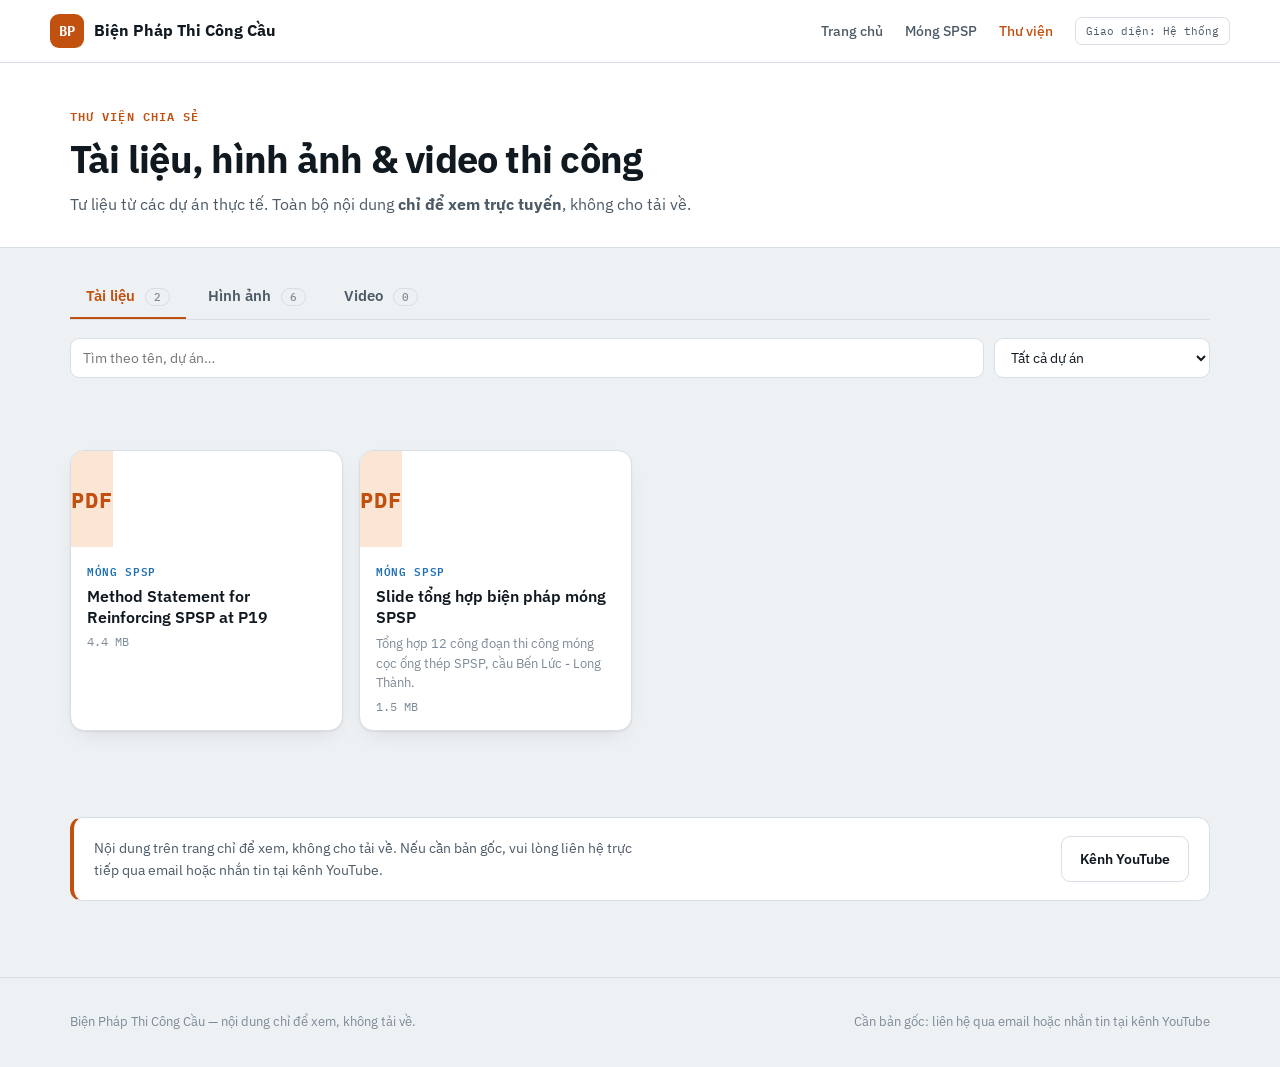
<file: thu-vien.html>
<!doctype html>
<html lang="vi">
<head>
<meta charset="utf-8">
<meta name="viewport" content="width=device-width, initial-scale=1">
<title>Thư viện — Biện Pháp Thi Công Cầu</title>
<meta name="description" content="Thư viện tài liệu, hình ảnh và video thi công cầu từ các dự án thực tế — chỉ xem trực tuyến.">
<link rel="preconnect" href="https://fonts.googleapis.com">
<link rel="preconnect" href="https://fonts.gstatic.com" crossorigin>
<link href="https://fonts.googleapis.com/css2?family=IBM+Plex+Sans:wght@400;500;600;700&family=IBM+Plex+Mono:wght@400;500;600&display=swap" rel="stylesheet">
<link rel="stylesheet" href="assets/style.css">
<link rel="stylesheet" href="assets/library.css">
</head>
<body>

<header class="site">
  <div class="wrap nav">
    <a class="brand" href="index.html">
      <span class="mark">BP</span>
      <span class="name">Biện Pháp Thi Công Cầu</span>
    </a>
    <nav class="nav-links">
      <a href="index.html">Trang chủ</a>
      <a href="mong-spsp.html">Móng SPSP</a>
      <a href="thu-vien.html" class="cur">Thư viện</a>
      <button class="theme-toggle" id="themeToggle" type="button">Giao diện: Hệ thống</button>
    </nav>
  </div>
</header>

<section class="lib-hero">
  <div class="wrap">
    <div class="kicker">Thư viện chia sẻ</div>
    <h1>Tài liệu, hình ảnh &amp; video thi công</h1>
    <p class="lead">Tư liệu từ các dự án thực tế. Toàn bộ nội dung <b>chỉ để xem trực tuyến</b>, không cho tải về.</p>
  </div>
</section>

<main class="wrap lib-main">
  <div class="tabs" role="tablist" aria-label="Loại nội dung">
    <button class="tab" role="tab" id="tab-tai-lieu" data-tab="tai-lieu" aria-controls="pane-tai-lieu" aria-selected="true">Tài liệu <span class="count" id="cnt-tai-lieu">0</span></button>
    <button class="tab" role="tab" id="tab-hinh-anh" data-tab="hinh-anh" aria-controls="pane-hinh-anh" aria-selected="false">Hình ảnh <span class="count" id="cnt-hinh-anh">0</span></button>
    <button class="tab" role="tab" id="tab-video" data-tab="video" aria-controls="pane-video" aria-selected="false">Video <span class="count" id="cnt-video">0</span></button>
  </div>

  <div class="filters">
    <input type="search" id="q" placeholder="Tìm theo tên, dự án…" aria-label="Tìm kiếm">
    <select id="proj" aria-label="Lọc theo dự án"><option value="">Tất cả dự án</option></select>
  </div>

  <section class="pane" id="pane-tai-lieu" role="tabpanel" aria-labelledby="tab-tai-lieu"></section>
  <section class="pane" id="pane-hinh-anh" role="tabpanel" aria-labelledby="tab-hinh-anh" hidden></section>
  <section class="pane" id="pane-video" role="tabpanel" aria-labelledby="tab-video" hidden></section>

  <aside class="contact" id="contact" hidden></aside>
</main>

<footer class="site">
  <div class="wrap footer-row">
    <div>Biện Pháp Thi Công Cầu — nội dung chỉ để xem, không tải về.</div>
    <div>Cần bản gốc: liên hệ qua email hoặc nhắn tin tại kênh YouTube</div>
  </div>
</footer>

<!-- Trình xem PDF -->
<div class="viewer protect" id="pdfViewer" hidden role="dialog" aria-modal="true" aria-label="Xem tài liệu">
  <div class="viewer-bar">
    <div class="viewer-title" id="pdfTitle"></div>
    <div class="viewer-tools">
      <button type="button" id="pdfZoomOut" aria-label="Thu nhỏ">−</button>
      <span id="pdfZoomLbl">100%</span>
      <button type="button" id="pdfZoomIn" aria-label="Phóng to">+</button>
      <button type="button" id="pdfClose" class="close">Đóng ✕</button>
    </div>
  </div>
  <div class="viewer-body" id="pdfBody"></div>
</div>

<!-- Trình xem ảnh -->
<div class="viewer protect" id="imgViewer" hidden role="dialog" aria-modal="true" aria-label="Xem ảnh">
  <div class="viewer-bar">
    <div class="viewer-title" id="imgTitle"></div>
    <div class="viewer-tools">
      <button type="button" id="imgPrev" aria-label="Ảnh trước">‹</button>
      <span id="imgPos"></span>
      <button type="button" id="imgNext" aria-label="Ảnh sau">›</button>
      <button type="button" id="imgClose" class="close">Đóng ✕</button>
    </div>
  </div>
  <div class="viewer-body img-body" id="imgBody"></div>
</div>

<!-- Trình phát video -->
<div class="viewer" id="vidViewer" hidden role="dialog" aria-modal="true" aria-label="Xem video">
  <div class="viewer-bar">
    <div class="viewer-title" id="vidTitle"></div>
    <div class="viewer-tools"><button type="button" id="vidClose" class="close">Đóng ✕</button></div>
  </div>
  <div class="viewer-body vid-body" id="vidBody"></div>
</div>

<script src="assets/vendor/pdf.min.js"></script>
<script src="assets/library.js"></script>
<script>
(function(){
  var root=document.documentElement, btn=document.getElementById('themeToggle'), KEY='spsp_site_theme';
  function apply(t){
    if(t==='light'){root.setAttribute('data-theme','light');btn.textContent='Giao diện: Sáng';}
    else if(t==='dark'){root.setAttribute('data-theme','dark');btn.textContent='Giao diện: Tối';}
    else{root.removeAttribute('data-theme');btn.textContent='Giao diện: Hệ thống';}
  }
  var saved='system'; try{saved=localStorage.getItem(KEY)||'system';}catch(e){}
  apply(saved);
  btn.addEventListener('click',function(){
    var order=['system','light','dark'],cur=0;
    try{cur=order.indexOf(localStorage.getItem(KEY)||'system');}catch(e){}
    var next=order[(cur+1)%3]; apply(next);
    try{localStorage.setItem(KEY,next);}catch(e){}
  });
})();
</script>
</body>
</html>
</file>
<file: assets/style.css>
:root{
  color-scheme: light;
  --bg: #eef1f4;
  --bg-elev: #ffffff;
  --card: #ffffff;
  --card-border: #d7dee5;
  --ink: #101820;
  --ink-soft: #4c5a67;
  --ink-mute: #7c8a97;
  --accent: #c2500e;
  --accent-dark:#a5430b;
  --accent-soft: #fbe6d6;
  --data: #1f6fb2;
  --data-soft: #dcebf7;
  --ok: #2f7d4f;
  --ok-soft: #dcf0e3;
  --line: #d7dee5;
  --font-disp: 'IBM Plex Sans', system-ui, sans-serif;
  --font-body: 'IBM Plex Sans', system-ui, sans-serif;
  --font-mono: 'IBM Plex Mono', ui-monospace, monospace;
  --shadow: 0 1px 2px rgba(16,24,32,.06), 0 8px 24px -12px rgba(16,24,32,.18);
}
@media (prefers-color-scheme: dark){
  :root:not([data-theme="light"]){
    color-scheme: dark;
    --bg: #0e1520;
    --bg-elev: #121b28;
    --card: #131d2b;
    --card-border: #253345;
    --ink: #e9eef3;
    --ink-soft: #aebccb;
    --ink-mute: #7c8ea0;
    --accent: #e8823c;
    --accent-dark:#f0995f;
    --accent-soft: #2a1d10;
    --data: #5fa8e8;
    --data-soft: #12222f;
    --ok: #5cc98a;
    --ok-soft: #10261a;
    --line: #253345;
    --shadow: 0 1px 2px rgba(0,0,0,.4), 0 12px 32px -16px rgba(0,0,0,.6);
  }
}
:root[data-theme="dark"]{
  color-scheme: dark;
  --bg: #0e1520;
  --bg-elev: #121b28;
  --card: #131d2b;
  --card-border: #253345;
  --ink: #e9eef3;
  --ink-soft: #aebccb;
  --ink-mute: #7c8ea0;
  --accent: #e8823c;
  --accent-dark:#f0995f;
  --accent-soft: #2a1d10;
  --data: #5fa8e8;
  --data-soft: #12222f;
  --ok: #5cc98a;
  --ok-soft: #10261a;
  --line: #253345;
  --shadow: 0 1px 2px rgba(0,0,0,.4), 0 12px 32px -16px rgba(0,0,0,.6);
}
*{box-sizing:border-box}
html,body{margin:0;padding:0}
body{
  background:var(--bg);
  color:var(--ink);
  font-family:var(--font-body);
  -webkit-font-smoothing:antialiased;
  line-height:1.6;
}
a{color:var(--data)}
img{max-width:100%;display:block}
.wrap{max-width:1180px;margin:0 auto;padding:0 20px}

/* ---------- Top nav ---------- */
header.site{
  position:sticky; top:0; z-index:50;
  background:var(--bg-elev);
  border-bottom:1px solid var(--line);
}
.nav{
  display:flex; align-items:center; justify-content:space-between;
  padding:14px 0;
}
.brand{display:flex; align-items:center; gap:10px; text-decoration:none; color:var(--ink)}
.brand .mark{
  width:34px;height:34px;border-radius:9px;
  background:var(--accent); color:#fff;
  display:flex;align-items:center;justify-content:center;
  font-family:var(--font-mono); font-weight:700; font-size:14px;
}
.brand .name{font-weight:700; font-size:16px}
.nav-links{display:flex; gap:22px; align-items:center; font-size:14px}
.nav-links a{color:var(--ink-soft); text-decoration:none; font-weight:500}
.nav-links a:hover{color:var(--accent)}
.theme-toggle{
  font-family:var(--font-mono); font-size:11px;
  background:var(--card); border:1px solid var(--card-border);
  color:var(--ink-soft); border-radius:7px; padding:6px 10px; cursor:pointer;
}

/* ---------- Hero ---------- */
.hero{
  padding: 56px 0 44px;
  background: var(--bg-elev);
  border-bottom:1px solid var(--line);
}
.hero .kicker{
  font-family:var(--font-mono); font-size:12px; letter-spacing:.09em;
  text-transform:uppercase; color:var(--accent); font-weight:600;
}
.hero h1{
  font-size: clamp(30px, 5vw, 46px);
  line-height:1.15; margin:12px 0 14px; font-weight:700; letter-spacing:-.02em;
  max-width:16ch;
}
.hero p.lead{
  font-size:17px; color:var(--ink-soft); max-width:62ch; margin:0 0 24px;
}
.hero-actions{display:flex; gap:12px; flex-wrap:wrap}
.btn{
  display:inline-flex; align-items:center; gap:8px;
  padding:11px 18px; border-radius:9px; font-weight:600; font-size:14px;
  text-decoration:none; border:1px solid transparent;
}
.btn-primary{background:var(--accent); color:#fff}
.btn-primary:hover{background:var(--accent-dark)}
.btn-outline{background:transparent; border-color:var(--card-border); color:var(--ink)}
.btn-outline:hover{border-color:var(--accent); color:var(--accent)}

/* ---------- Stat strip ---------- */
.stats{
  display:grid; grid-template-columns:repeat(auto-fit,minmax(160px,1fr));
  gap:14px; margin-top:34px;
}
.stat{
  background:var(--card); border:1px solid var(--card-border); border-radius:12px;
  padding:16px 18px; box-shadow:var(--shadow);
}
.stat .num{font-family:var(--font-mono); font-size:24px; font-weight:600; color:var(--accent)}
.stat .lbl{font-size:12.5px; color:var(--ink-mute); margin-top:4px}

/* ---------- Section ---------- */
section{padding:52px 0}
.section-head{max-width:70ch; margin-bottom:32px}
.section-head .eyebrow{
  font-family:var(--font-mono); font-size:11.5px; letter-spacing:.09em;
  text-transform:uppercase; color:var(--data); font-weight:600;
}
.section-head h2{font-size: clamp(24px,3.4vw,32px); margin:8px 0 10px; font-weight:700; letter-spacing:-.015em}
.section-head p{color:var(--ink-soft); font-size:15.5px}

/* ---------- Stage grid (index page) ---------- */
.stage-grid{
  display:grid; grid-template-columns:repeat(auto-fill,minmax(270px,1fr));
  gap:16px;
}
.stage-card{
  background:var(--card); border:1px solid var(--card-border); border-radius:14px;
  padding:20px; box-shadow:var(--shadow); text-decoration:none; color:var(--ink);
  display:flex; flex-direction:column; gap:10px;
}
.stage-card:hover{border-color:var(--accent)}
.stage-card .num{
  font-family:var(--font-mono); font-size:13px; font-weight:700; color:var(--accent);
}
.stage-card h3{margin:0; font-size:17px; font-weight:700; line-height:1.35}
.stage-card p{margin:0; font-size:13.5px; color:var(--ink-mute); line-height:1.55}

/* ---------- Video embed block ---------- */
.video-block{
  background:var(--card); border:1px solid var(--card-border); border-radius:16px;
  padding:26px; box-shadow:var(--shadow);
  display:grid; grid-template-columns: 1.1fr 0.9fr; gap:24px; align-items:center;
}
.video-block .ph{
  aspect-ratio:16/9; background:var(--bg); border:1px dashed var(--card-border);
  border-radius:12px; display:flex; align-items:center; justify-content:center;
  color:var(--ink-mute); font-size:13px; text-align:center; padding:20px;
}
@media (max-width:760px){ .video-block{grid-template-columns:1fr} }

/* ---------- Footer ---------- */
footer.site{
  border-top:1px solid var(--line); padding: 34px 0; margin-top:20px;
  font-size:13px; color:var(--ink-mute);
}
footer.site a{color:var(--ink-mute)}
.footer-row{display:flex; justify-content:space-between; flex-wrap:wrap; gap:12px}

/* ---------- Detail page: stage layout ---------- */
.stage-hero{
  padding:40px 0 8px; background:var(--bg-elev); border-bottom:1px solid var(--line);
}
.crumb{font-family:var(--font-mono); font-size:11.5px; color:var(--ink-mute); margin-bottom:10px}
.crumb a{color:var(--ink-mute); text-decoration:none}
.crumb a:hover{color:var(--accent)}

.toc{
  position:sticky; top:70px;
  display:flex; flex-direction:column; gap:2px;
  max-height: calc(100vh - 100px); overflow-y:auto;
  padding-right:8px;
}
.toc a{
  display:block; padding:8px 10px; border-radius:8px; text-decoration:none;
  color:var(--ink-soft); font-size:13px; border:1px solid transparent;
}
.toc a:hover{background:var(--data-soft)}
.toc a.active{background:var(--accent-soft); color:var(--ink); font-weight:600; border-color:color-mix(in srgb, var(--accent) 30%, transparent)}
.toc .n{font-family:var(--font-mono); color:var(--ink-mute); margin-right:6px; font-size:11px}

.content-layout{
  display:grid; grid-template-columns: 240px 1fr; gap:36px; align-items:start;
  padding:36px 0 64px;
}
@media (max-width:900px){
  .content-layout{grid-template-columns:1fr}
  .toc{position:static; max-height:none; display:grid; grid-template-columns:repeat(2,1fr); gap:4px}
}

.stage-block{
  scroll-margin-top: 84px;
  padding-bottom:46px; margin-bottom:46px; border-bottom:1px solid var(--line);
}
.stage-block:last-child{border-bottom:none}
.stage-block-head{display:flex; gap:14px; align-items:baseline; margin-bottom:6px; flex-wrap:wrap}
.stage-block-head .idx{
  font-family:var(--font-mono); font-size:13px; color:var(--accent); font-weight:700;
}
.stage-block-head h2{font-size:24px; margin:0; font-weight:700; letter-spacing:-.01em}
.stage-purpose{color:var(--ink-soft); font-size:15px; max-width:74ch; margin:8px 0 22px}

.grid2{display:grid; grid-template-columns:1.15fr 0.85fr; gap:20px; align-items:start}
@media (max-width:760px){ .grid2{grid-template-columns:1fr} }

.card{
  background:var(--card); border:1px solid var(--card-border); border-radius:14px;
  padding:18px 20px; box-shadow:var(--shadow);
}
.card + .card{margin-top:14px}
.card h4{
  margin:0 0 12px; font-size:11.5px; text-transform:uppercase; letter-spacing:.08em;
  color:var(--ink-mute); font-weight:600;
}
ol.steps{margin:0; padding:0; list-style:none; counter-reset:step; display:flex; flex-direction:column; gap:12px}
ol.steps li{counter-increment:step; display:grid; grid-template-columns:26px 1fr; gap:10px; font-size:14px}
ol.steps li::before{
  content:counter(step); font-family:var(--font-mono); font-weight:700; font-size:11px;
  color:var(--accent); background:var(--accent-soft); width:22px;height:22px;border-radius:6px;
  display:flex;align-items:center;justify-content:center; margin-top:1px;
}
.tag-row{display:flex; flex-wrap:wrap; gap:7px}
.tag{
  font-family:var(--font-mono); font-size:11.5px; background:var(--data-soft); color:var(--data);
  border-radius:6px; padding:5px 9px;
}
.note{
  display:flex; gap:9px; background:var(--accent-soft);
  border:1px solid color-mix(in srgb, var(--accent) 30%, transparent);
  border-radius:10px; padding:11px 13px; font-size:13px;
}
.note.ok{background:var(--ok-soft); border-color:color-mix(in srgb, var(--ok) 30%, transparent)}
.figure{border-radius:12px; overflow:hidden; border:1px solid var(--card-border); background:var(--bg)}
.figure figcaption{padding:8px 11px; font-size:11.5px; color:var(--ink-mute); border-top:1px solid var(--card-border); font-family:var(--font-mono)}
.fig-stack{display:flex; flex-direction:column; gap:12px}
.src-line{font-family:var(--font-mono); font-size:11px; color:var(--ink-mute); padding-top:12px; margin-top:14px; border-top:1px dashed var(--line)}
</file>
<file: assets/library.css>
/* ---------- Thư viện: trang & tab ---------- */
.nav-links a.cur{color:var(--accent)}
.lib-hero{padding:44px 0 30px;background:var(--bg-elev);border-bottom:1px solid var(--line)}
.lib-hero .kicker{font-family:var(--font-mono);font-size:12px;letter-spacing:.09em;text-transform:uppercase;color:var(--accent);font-weight:600}
.lib-hero h1{font-size:clamp(26px,4.2vw,38px);line-height:1.2;margin:10px 0 10px;font-weight:700;letter-spacing:-.02em}
.lib-hero .lead{margin:0;color:var(--ink-soft);font-size:16px;max-width:64ch}
.lib-main{padding-top:26px;padding-bottom:56px}

.tabs{display:flex;gap:6px;border-bottom:1px solid var(--line);overflow-x:auto}
.tab{
  font:600 14.5px var(--font-body);color:var(--ink-soft);background:none;border:0;
  border-bottom:3px solid transparent;padding:12px 16px;cursor:pointer;white-space:nowrap;margin-bottom:-1px;
}
.tab:hover{color:var(--ink)}
.tab[aria-selected="true"]{color:var(--accent);border-bottom-color:var(--accent)}
.tab:focus-visible,.viewer button:focus-visible,.item:focus-visible{outline:2px solid var(--data);outline-offset:2px}
.tab .count{
  font:500 11px var(--font-mono);background:var(--bg);border:1px solid var(--card-border);
  border-radius:20px;padding:1px 8px;margin-left:6px;color:var(--ink-mute)
}

.filters{display:flex;gap:10px;flex-wrap:wrap;margin:18px 0 20px}
.filters input,.filters select{
  font:400 14px var(--font-body);color:var(--ink);background:var(--card);
  border:1px solid var(--card-border);border-radius:9px;padding:9px 12px;min-height:40px
}
.filters input{flex:1 1 240px;min-width:0}
.pane[hidden]{display:none}

.empty{
  background:var(--card);border:1px dashed var(--card-border);border-radius:14px;
  padding:36px 20px;text-align:center;color:var(--ink-mute);font-size:14.5px
}

/* ---------- Lưới thẻ ---------- */
.grid{display:grid;gap:16px}
.grid.docs{grid-template-columns:repeat(auto-fill,minmax(270px,1fr))}
.grid.imgs{grid-template-columns:repeat(auto-fill,minmax(220px,1fr))}
.grid.vids{grid-template-columns:repeat(auto-fill,minmax(290px,1fr))}
.item{
  display:flex;flex-direction:column;text-align:left;font:inherit;color:var(--ink);
  background:var(--card);border:1px solid var(--card-border);border-radius:14px;
  box-shadow:var(--shadow);overflow:hidden;cursor:pointer;padding:0
}
.item:hover{border-color:var(--accent)}
.item .body{padding:14px 16px 16px;display:flex;flex-direction:column;gap:6px}
.item .proj{font:600 11px var(--font-mono);letter-spacing:.06em;text-transform:uppercase;color:var(--data)}
.item h3{margin:0;font-size:15.5px;line-height:1.35;font-weight:600}
.item p{margin:0;font-size:13px;color:var(--ink-mute);line-height:1.5}
.item .meta{font:400 11.5px var(--font-mono);color:var(--ink-mute)}
.doc-ico{
  height:96px;display:flex;align-items:center;justify-content:center;background:var(--accent-soft);
  color:var(--accent);font:700 22px var(--font-mono);letter-spacing:.05em
}
.thumb{aspect-ratio:4/3;background:var(--bg);display:flex;align-items:center;justify-content:center;overflow:hidden}
.thumb canvas{width:100%;height:100%;object-fit:cover;display:block}
.vthumb{position:relative;aspect-ratio:16/9;background:#000;overflow:hidden}
.vthumb img{width:100%;height:100%;object-fit:cover;display:block;opacity:.92}
.vthumb .play{
  position:absolute;inset:0;margin:auto;width:56px;height:56px;border-radius:50%;
  background:rgba(194,80,14,.92);display:flex;align-items:center;justify-content:center;color:#fff;font-size:22px;padding-left:4px
}

/* ---------- Khối liên hệ ---------- */
.contact{
  margin-top:34px;background:var(--card);border:1px solid var(--card-border);border-left:4px solid var(--accent);
  border-radius:12px;padding:18px 20px;display:flex;gap:16px;align-items:center;justify-content:space-between;flex-wrap:wrap
}
.contact p{margin:0;font-size:14px;color:var(--ink-soft);max-width:70ch}
.contact .acts{display:flex;gap:10px;flex-wrap:wrap}

/* ---------- Trình xem toàn màn hình ---------- */
.viewer{
  position:fixed;inset:0;z-index:100;background:#0b1118;display:flex;flex-direction:column;color:#e9eef3
}
.viewer[hidden]{display:none}
.viewer-bar{
  display:flex;align-items:center;justify-content:space-between;gap:12px;padding:10px 16px;
  background:#121b28;border-bottom:1px solid #253345
}
.viewer-title{font-weight:600;font-size:14.5px;white-space:nowrap;overflow:hidden;text-overflow:ellipsis;min-width:0}
.viewer-tools{display:flex;align-items:center;gap:8px;font:500 12.5px var(--font-mono);flex-shrink:0}
.viewer-tools button{
  font:600 14px var(--font-body);color:#e9eef3;background:#1c2839;border:1px solid #2d3d52;
  border-radius:8px;min-width:38px;height:36px;padding:0 12px;cursor:pointer
}
.viewer-tools button:hover{border-color:#e8823c}
.viewer-tools .close{background:#c2500e;border-color:#c2500e}
.viewer-body{flex:1;overflow:auto;padding:18px 12px 60px;text-align:center;-webkit-overflow-scrolling:touch}
.pdf-page{
  margin:0 auto 14px;background:#fff;box-shadow:0 4px 24px rgba(0,0,0,.5);position:relative;
  display:flex;align-items:center;justify-content:center;color:#7c8a97;font-size:13px
}
.pdf-page canvas{display:block;width:100%;height:auto}
.viewer-msg{padding:60px 20px;color:#aebccb;font-size:15px}
.img-body{display:flex;align-items:center;justify-content:center;padding:12px}
.img-body canvas{max-width:100%;max-height:100%;object-fit:contain;box-shadow:0 4px 24px rgba(0,0,0,.5)}
.vid-body{display:flex;align-items:center;justify-content:center;padding:16px}
.vid-body .frame{width:min(1100px,100%);aspect-ratio:16/9;background:#000}
.vid-body iframe{width:100%;height:100%;border:0;display:block}

/* ---------- Chống sao chép / in ---------- */
.protect,.protect *{-webkit-user-select:none;user-select:none;-webkit-touch-callout:none}
.protect canvas,.thumb canvas{-webkit-user-drag:none}
@media print{
  body>*{display:none!important}
  body::before{content:"Nội dung chỉ để xem trực tuyến. Vui lòng liên hệ chủ trang nếu cần bản gốc.";display:block;padding:40px;font:16px sans-serif}
}
@media (max-width:640px){
  .viewer-bar{padding:8px 10px}
  .viewer-title{font-size:13px}
  .viewer-tools button{min-width:34px;padding:0 9px}
}
</file>
